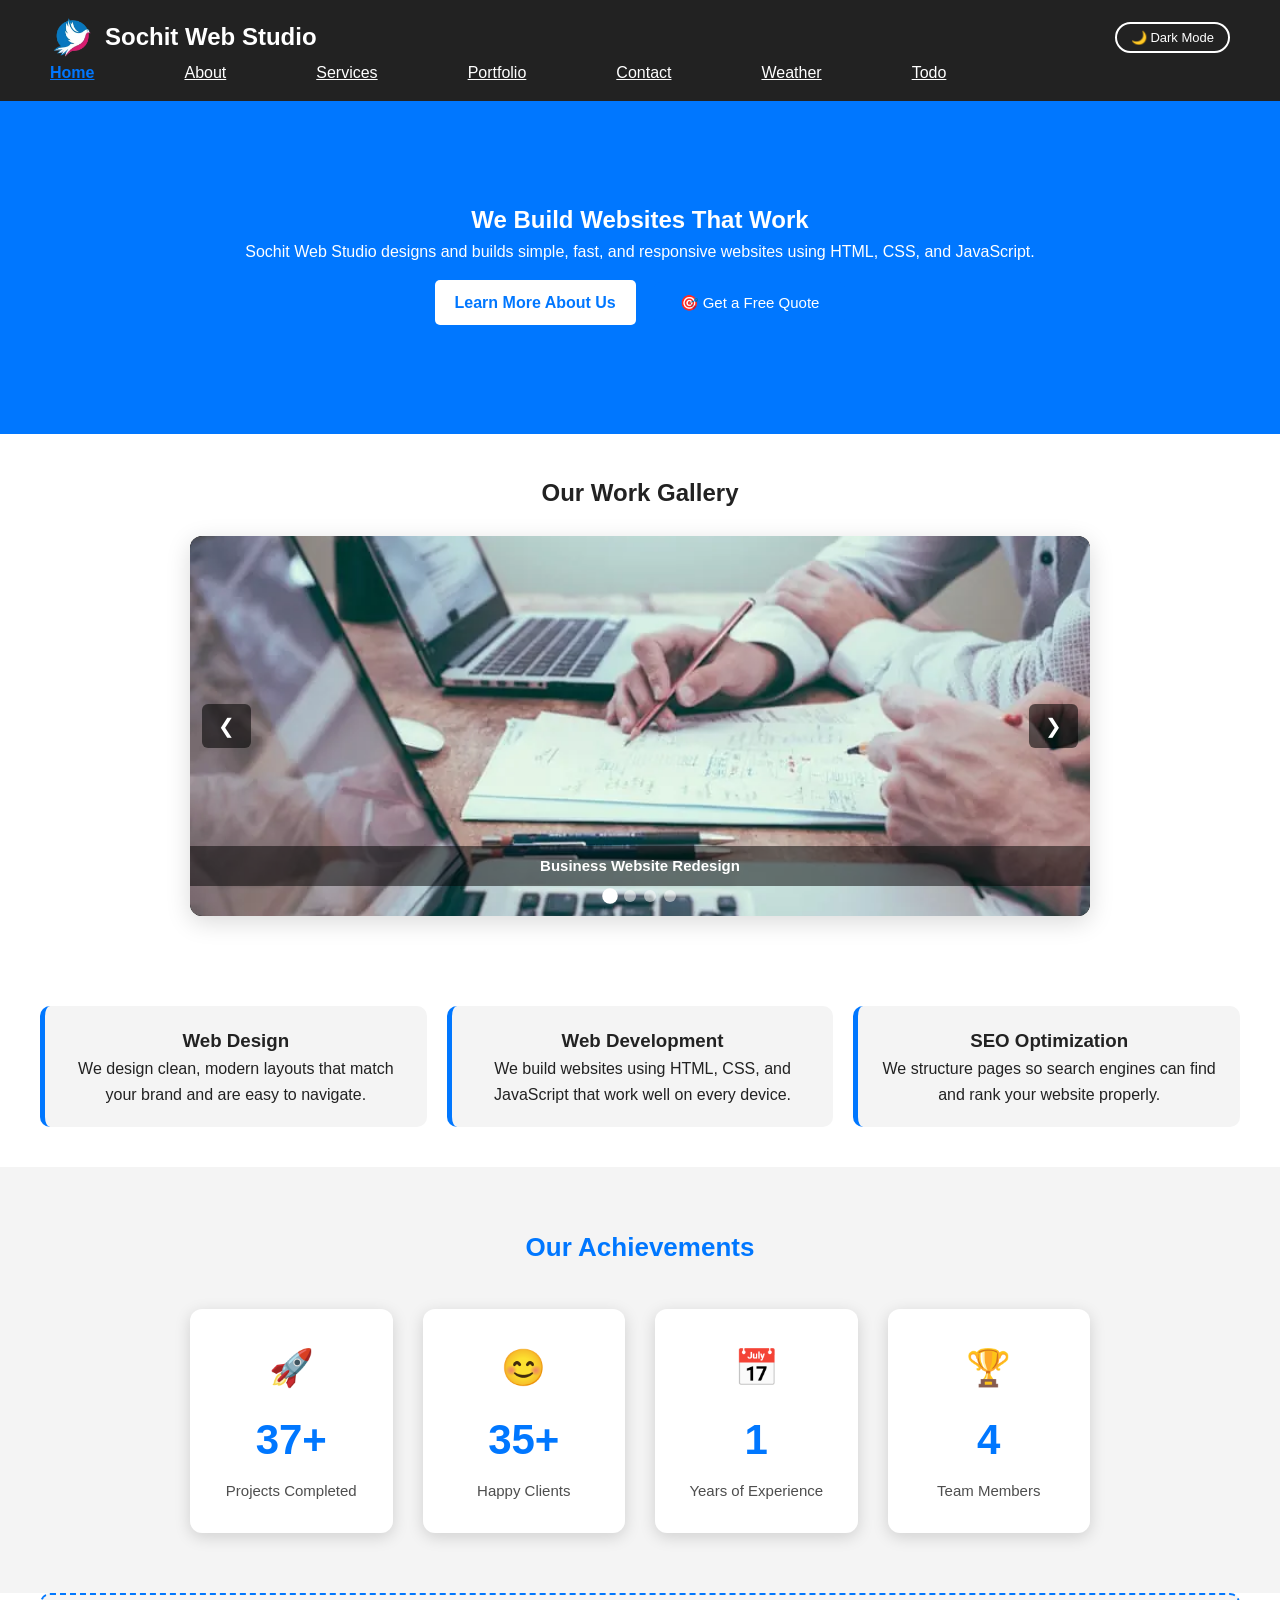
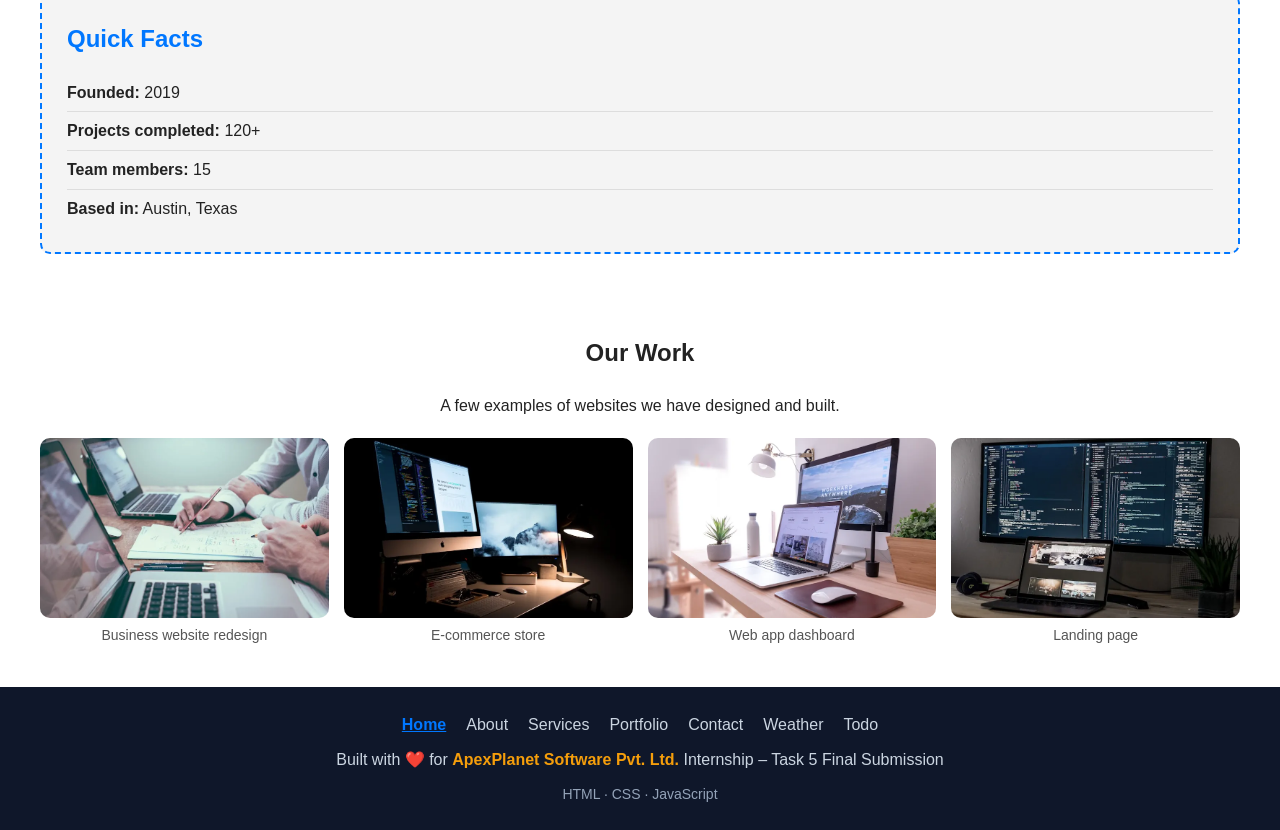
<file: index.html>
<!doctype html>
<html lang="en">
    <head>
        <meta charset="UTF-8" />
        <meta name="viewport" content="width=device-width, initial-scale=1.0" />
        <meta name="robots" content="index, follow" />

        <!-- Primary SEO -->
        <title>Sochit Web Studio</title>
        <meta name="description" content="Sochit Web Studio builds fast, responsive websites with HTML, CSS & JavaScript. Browse our portfolio and get a free quote today." />
        <meta name="keywords" content="web design, web development, responsive websites, Sochit Web Studio, website studio, HTML CSS JavaScript websites, SEO optimization, custom websites" />
        <meta name="author" content="Sochit Web Studio" />
        <link rel="canonical" href="./" />

        <!-- Open Graph / Facebook -->
        <meta property="og:type" content="website" />
        <meta property="og:title" content="Sochit Web Studio | Custom Website Design & Development" />
        <meta property="og:description" content="Sochit Web Studio builds fast, responsive websites with HTML, CSS & JavaScript. Browse our portfolio and get a free quote today." />
        <meta property="og:image" content="images/og-image.jpg" />
        <meta property="og:url" content="./" />
        <meta property="og:site_name" content="Sochit Web Studio" />

        <!-- Twitter Card -->
        <meta name="twitter:card" content="summary_large_image" />
        <meta name="twitter:title" content="Sochit Web Studio | Custom Website Design & Development" />
        <meta name="twitter:description" content="Sochit Web Studio builds fast, responsive websites with HTML, CSS & JavaScript. Browse our portfolio and get a free quote today." />
        <meta name="twitter:image" content="images/og-image.jpg" />

        <!-- Favicons -->
        <link rel="icon" type="image/x-icon" href="favicon.ico" />
        <link rel="icon" type="image/png" sizes="32x32" href="images/favicon-32x32.png" />
        <link rel="icon" type="image/png" sizes="16x16" href="images/favicon-16x16.png" />
        <link rel="apple-touch-icon" sizes="180x180" href="images/apple-touch-icon.png" />

        <link rel="stylesheet" href="css/base.css" />
        <link rel="stylesheet" href="css/navbar.css" />
        <link rel="stylesheet" href="css/footer.css" />
        <link rel="stylesheet" href="css/home.css" />
        <link rel="stylesheet" href="css/about.css" />
        <link rel="stylesheet" href="css/responsive.css" />
        <script>
            document.documentElement.setAttribute(
                "data-theme",
                localStorage.getItem("theme") || "light"
            );
        </script>
    </head>
    <body>
        <!-- ACCESSIBILITY: skip-to-content link for keyboard users -->
        <a href="#main-content" class="skip-link">Skip to main content</a>

        <header role="banner">
            <nav class="navbar" aria-label="Primary navigation">
                <div class="logo-title">
                    <a href="index.html" aria-label="Sochit Web Studio - Go to homepage">
                        <picture>
                            <source srcset="images/logo.webp" type="image/webp" />
                            <img
                                src="images/logo.png"
                                alt="Sochit Web Studio logo"
                                class="logo"
                                width="45"
                                height="45"
                                fetchpriority="high"
                            />
                        </picture>
                    </a>
                    <h2 class="title">Sochit Web Studio</h2>
                </div>
                <div class="navbar-controls">
                    <button
                        id="theme-toggle"
                        aria-label="Switch to dark mode"
                        aria-pressed="false"
                    >
                        🌙 Dark Mode
                    </button>
                    <button
                        id="hamburger"
                        aria-label="Open navigation menu"
                        aria-expanded="false"
                        aria-controls="nav-links"
                    >
                        <span class="bar" aria-hidden="true"></span>
                        <span class="bar" aria-hidden="true"></span>
                        <span class="bar" aria-hidden="true"></span>
                    </button>
                </div>
                <ul class="nav-links" id="nav-links" role="list">
                    <li><a href="index.html" class="active" aria-current="page">Home</a></li>
                    <li><a href="about.html">About</a></li>
                    <li><a href="services.html">Services</a></li>
                    <li><a href="portfolio.html">Portfolio</a></li>
                    <li><a href="contact.html">Contact</a></li>
                    <li><a href="weather.html">Weather</a></li>
                    <li><a href="todo.html">Todo</a></li>
                </ul>
            </nav>
        </header>

        <main id="main-content">
            <!-- Hero -->
            <section class="hero" aria-labelledby="hero-heading">
                <h1 id="hero-heading">We Build Websites That Work</h1>
                <p>
                    Sochit Web Studio designs and builds simple, fast, and
                    responsive websites using HTML, CSS, and JavaScript.
                </p>
                <a href="about.html" class="btn">Learn More About Us</a>
                &nbsp;&nbsp;
                <button
                    class="btn-modal"
                    data-modal-open
                    aria-haspopup="dialog"
                    aria-controls="quote-modal"
                >
                    🎯 Get a Free Quote
                </button>
            </section>

            <!-- Image Slider / Carousel -->
            <section class="slider-section" aria-labelledby="gallery-heading">
                <h2 id="gallery-heading">Our Work Gallery</h2>
                <div
                    class="slider"
                    role="region"
                    aria-label="Portfolio image gallery - use Previous and Next buttons to navigate"
                    aria-roledescription="carousel"
                >
                    <div class="slides-track" aria-live="polite" aria-atomic="true">
                        <div class="slide" role="group" aria-roledescription="slide" aria-label="Slide 1 of 4">
                            <picture>
                                <source srcset="images/gallery1.webp" type="image/webp" />
                                <img
                                    src="images/gallery1.jpeg"
                                    alt="Business website redesign project showing a clean, modern homepage layout with navigation and hero section"
                                    width="800"
                                    height="534"
                                    fetchpriority="high"
                                />
                            </picture>
                            <p class="slide-caption">
                                Business Website Redesign
                            </p>
                        </div>
                        <div class="slide" role="group" aria-roledescription="slide" aria-label="Slide 2 of 4">
                            <picture>
                                <source srcset="images/gallery2.webp" type="image/webp" />
                                <img
                                    src="images/gallery2.jpeg"
                                    alt="E-commerce store design featuring a product listing page with shopping cart and checkout flow"
                                    width="800"
                                    height="534"
                                    loading="lazy"
                                />
                            </picture>
                            <p class="slide-caption">E-Commerce Store</p>
                        </div>
                        <div class="slide" role="group" aria-roledescription="slide" aria-label="Slide 3 of 4">
                            <picture>
                                <source srcset="images/gallery3.webp" type="image/webp" />
                                <img
                                    src="images/gallery3.jpg"
                                    alt="Web application dashboard displaying data charts, metrics and navigation panel for a software product"
                                    width="800"
                                    height="533"
                                    loading="lazy"
                                />
                            </picture>
                            <p class="slide-caption">Web App Dashboard</p>
                        </div>
                        <div class="slide" role="group" aria-roledescription="slide" aria-label="Slide 4 of 4">
                            <picture>
                                <source srcset="images/gallery4.webp" type="image/webp" />
                                <img
                                    src="images/gallery4.jpeg"
                                    alt="Marketing landing page design with bold headline, call-to-action button and feature highlights"
                                    width="800"
                                    height="533"
                                    loading="lazy"
                                />
                            </picture>
                            <p class="slide-caption">Landing Page Design</p>
                        </div>
                    </div>
                    <button class="slider-prev" aria-label="Previous slide">
                        &#10094;
                    </button>
                    <button class="slider-next" aria-label="Next slide">
                        &#10095;
                    </button>
                    <div
                        class="slider-dots"
                        role="tablist"
                        aria-label="Gallery slide navigation dots"
                    ></div>
                </div>
            </section>

            <!-- Cards -->
            <section class="cards" aria-labelledby="services-overview-heading">
                <h2 id="services-overview-heading" class="sr-only">What We Do</h2>
                <article class="card">
                    <h3>Web Design</h3>
                    <p>
                        We design clean, modern layouts that match your brand
                        and are easy to navigate.
                    </p>
                </article>
                <article class="card">
                    <h3>Web Development</h3>
                    <p>
                        We build websites using HTML, CSS, and JavaScript that
                        work well on every device.
                    </p>
                </article>
                <article class="card">
                    <h3>SEO Optimization</h3>
                    <p>
                        We structure pages so search engines can find and rank
                        your website properly.
                    </p>
                </article>
            </section>

            <!-- Animated Counters -->
            <section class="counters-section" id="counters" aria-labelledby="achievements-heading">
                <h2 id="achievements-heading">Our Achievements</h2>
                <div class="counters-grid">
                    <div class="counter-card">
                        <div class="counter-icon" aria-hidden="true">🚀</div>
                        <span
                            class="counter-number"
                            data-target="120"
                            data-suffix="+"
                            aria-label="120 plus projects completed"
                            >0+</span
                        >
                        <p class="counter-label">Projects Completed</p>
                    </div>
                    <div class="counter-card">
                        <div class="counter-icon" aria-hidden="true">😊</div>
                        <span
                            class="counter-number"
                            data-target="114"
                            data-suffix="+"
                            aria-label="114 plus happy clients"
                            >0+</span
                        >
                        <p class="counter-label">Happy Clients</p>
                    </div>
                    <div class="counter-card">
                        <div class="counter-icon" aria-hidden="true">📅</div>
                        <span
                            class="counter-number"
                            data-target="6"
                            data-suffix=""
                            aria-label="6 years of experience"
                            >0</span
                        >
                        <p class="counter-label">Years of Experience</p>
                    </div>
                    <div class="counter-card">
                        <div class="counter-icon" aria-hidden="true">🏆</div>
                        <span
                            class="counter-number"
                            data-target="15"
                            data-suffix=""
                            aria-label="15 team members"
                            >0</span
                        >
                        <p class="counter-label">Team Members</p>
                    </div>
                </div>
            </section>

            <!-- Quick Facts Aside -->
            <aside class="info-box" aria-label="Quick facts about Sochit Web Studio">
                <h2>Quick Facts</h2>
                <ul>
                    <li><strong>Founded:</strong> 2019</li>
                    <li><strong>Projects completed:</strong> 120+</li>
                    <li><strong>Team members:</strong> 15</li>
                    <li><strong>Based in:</strong> Austin, Texas</li>
                </ul>
            </aside>

            <!-- Gallery Grid -->
            <section class="gallery" aria-labelledby="our-work-heading">
                <h2 id="our-work-heading">Our Work</h2>
                <p style="text-align: center; margin-bottom: 20px">
                    A few examples of websites we have designed and built.
                </p>
                <div class="gallery-grid" role="list">
                    <figure role="listitem">
                        <picture>
                            <source srcset="images/gallery1.webp" type="image/webp" />
                            <img
                                src="images/gallery1.jpeg"
                                alt="Homepage design for a small business website featuring a responsive navigation bar and hero banner"
                                width="800"
                                height="534"
                                loading="lazy"
                            />
                        </picture>
                        <figcaption>Business website redesign</figcaption>
                    </figure>
                    <figure role="listitem">
                        <picture>
                            <source srcset="images/gallery2.webp" type="image/webp" />
                            <img
                                src="images/gallery2.jpeg"
                                alt="Product page layout for an online store with product grid, filters and add-to-cart buttons"
                                width="800"
                                height="534"
                                loading="lazy"
                            />
                        </picture>
                        <figcaption>E-commerce store</figcaption>
                    </figure>
                    <figure role="listitem">
                        <picture>
                            <source srcset="images/gallery3.webp" type="image/webp" />
                            <img
                                src="images/gallery3.jpg"
                                alt="Dashboard screen for a web application showing analytics graphs, KPI cards and sidebar navigation"
                                width="800"
                                height="533"
                                loading="lazy"
                            />
                        </picture>
                        <figcaption>Web app dashboard</figcaption>
                    </figure>
                    <figure role="listitem">
                        <picture>
                            <source srcset="images/gallery4.webp" type="image/webp" />
                            <img
                                src="images/gallery4.jpeg"
                                alt="Landing page design for a marketing campaign with headline, social proof section and prominent call-to-action"
                                width="800"
                                height="533"
                                loading="lazy"
                            />
                        </picture>
                        <figcaption>Landing page</figcaption>
                    </figure>
                </div>
            </section>
        </main>

        <!-- Modal Popup -->
        <div
            id="quote-modal"
            class="modal-overlay"
            role="dialog"
            aria-modal="true"
            aria-labelledby="modal-title"
            aria-describedby="modal-desc"
            aria-hidden="true"
        >
            <div class="modal-box">
                <button class="modal-close" aria-label="Close Get a Free Quote dialog">
                    &times;
                </button>
                <h2 id="modal-title">🎯 Get a Free Quote</h2>
                <p id="modal-desc">
                    Tell us about your project and we'll get back to you within
                    24 hours with a custom quote.
                </p>
                <div class="modal-form" role="form" aria-label="Free quote request form">
                    <label for="quote-name">Your Name <span aria-label="required">*</span></label>
                    <input
                        type="text"
                        id="quote-name"
                        name="quote-name"
                        placeholder="Your Name"
                        required
                        aria-required="true"
                        aria-describedby="quote-name-error"
                        autocomplete="name"
                    />
                    <span id="quote-name-error" class="field-error" role="alert" aria-live="polite"></span>

                    <label for="quote-email">Your Email <span aria-label="required">*</span></label>
                    <input
                        type="email"
                        id="quote-email"
                        name="quote-email"
                        placeholder="Your Email"
                        required
                        aria-required="true"
                        aria-describedby="quote-email-error"
                        autocomplete="email"
                    />
                    <span id="quote-email-error" class="field-error" role="alert" aria-live="polite"></span>

                    <label for="quote-service">Service <span aria-label="required">*</span></label>
                    <select
                        id="quote-service"
                        name="quote-service"
                        required
                        aria-required="true"
                        aria-describedby="quote-service-error"
                    >
                        <option value="" disabled selected>
                            Select a Service
                        </option>
                        <option value="Website Design">Website Design</option>
                        <option value="Web Development">Web Development</option>
                        <option value="E-Commerce">E-Commerce</option>
                        <option value="SEO Setup">SEO Setup</option>
                    </select>
                    <span id="quote-service-error" class="field-error" role="alert" aria-live="polite"></span>

                    <p id="quote-status" aria-live="polite" aria-atomic="true"></p>

                    <button type="submit" id="quote-submit" aria-describedby="modal-desc">
                        Submit Request
                    </button>
                </div>
            </div>
        </div>

        <!-- Back To Top Button -->
        <button id="back-to-top" aria-label="Back to top of page"><b aria-hidden="true">↑</b></button>

        <footer class="footer" role="contentinfo">
            <nav aria-label="Footer navigation">
                <ul class="footer-links" role="list">
                    <li><a href="index.html" aria-current="page">Home</a></li>
                    <li><a href="about.html">About</a></li>
                    <li><a href="services.html">Services</a></li>
                    <li><a href="portfolio.html">Portfolio</a></li>
                    <li><a href="contact.html">Contact</a></li>
                    <li><a href="weather.html">Weather</a></li>
                    <li><a href="todo.html">Todo</a></li>
                </ul>
            </nav>
            <p>
                Built with ❤️ for
                <span class="company-name">ApexPlanet Software Pvt. Ltd.</span>
                Internship – Task 5 Final Submission
            </p>
            <p class="tech-stack">HTML · CSS · JavaScript</p>
        </footer>

        <script src="js/storage.js"></script>
        <script src="js/darkmode.js"></script>
        <script src="js/ui.js"></script>
        <script src="js/slider.js"></script>
        <script src="js/validation.js"></script>
        <script src="js/script.js"></script>
    </body>
</html>
</file>
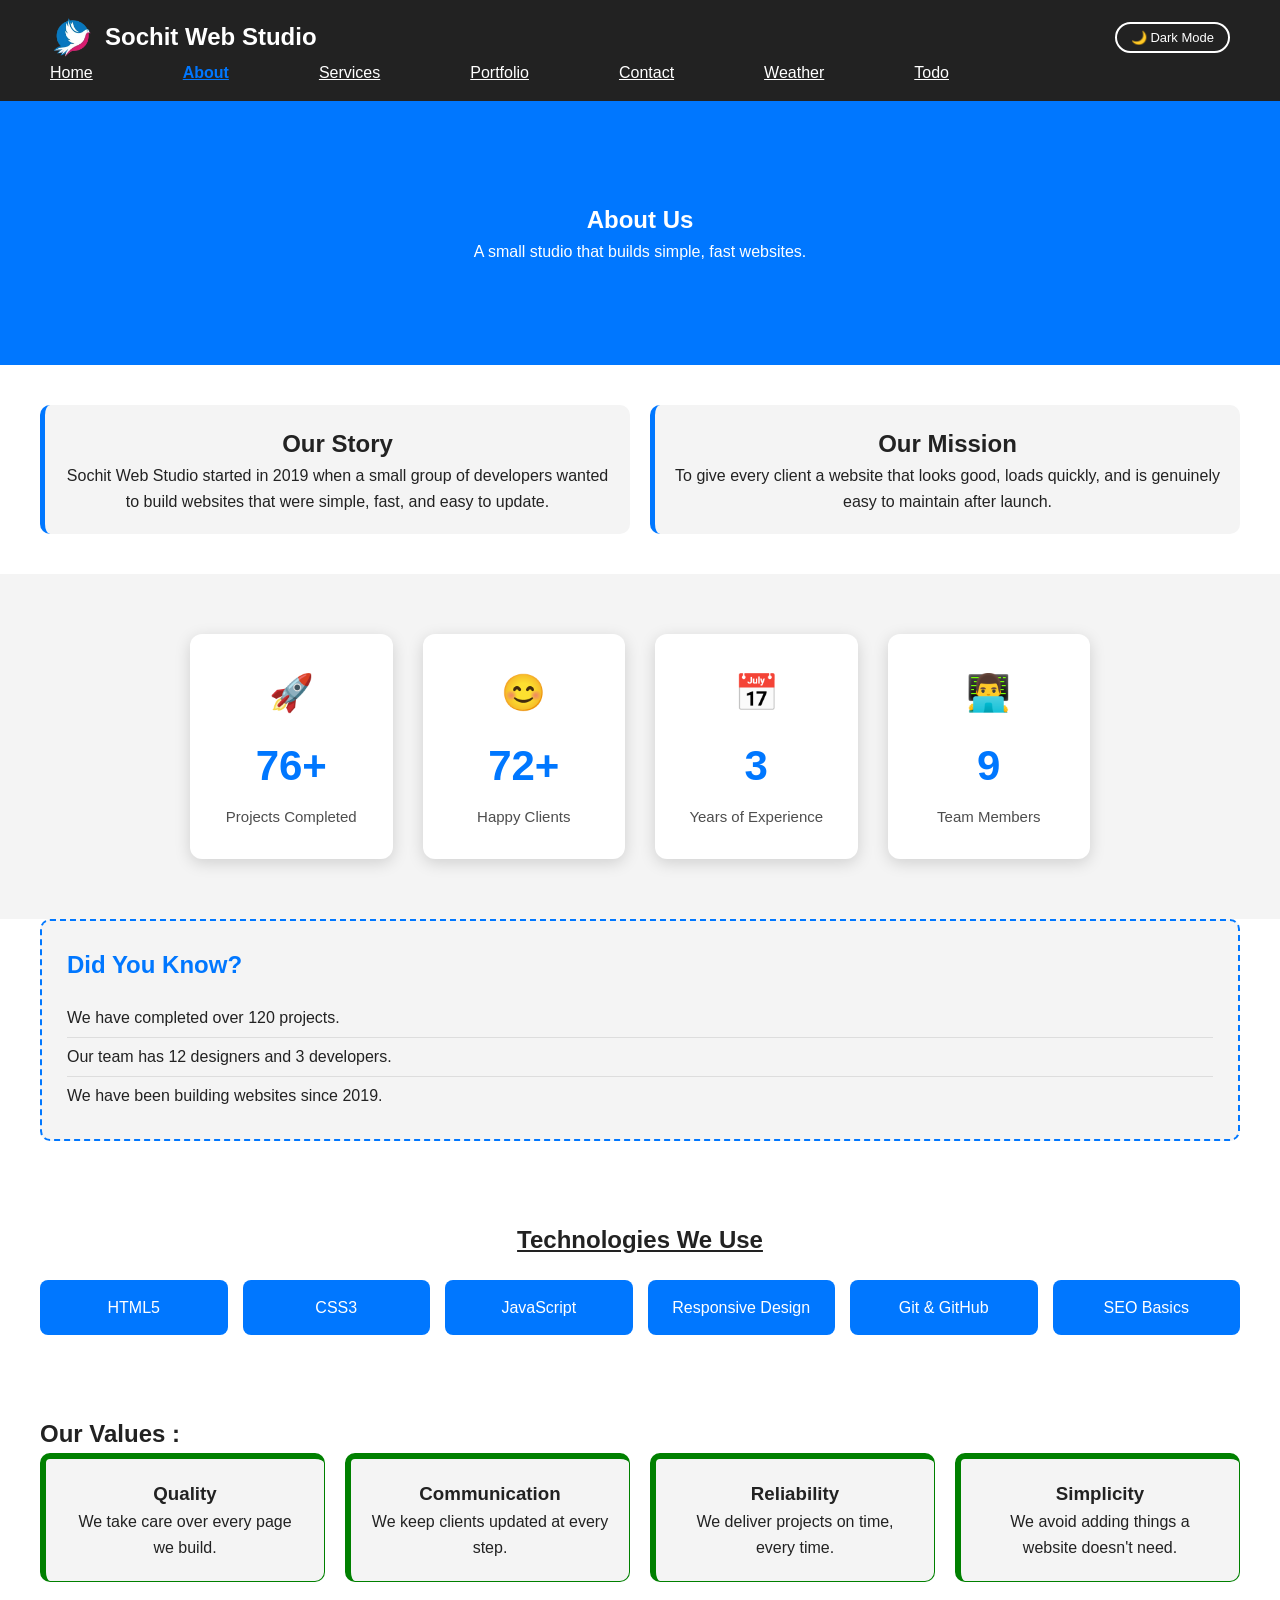
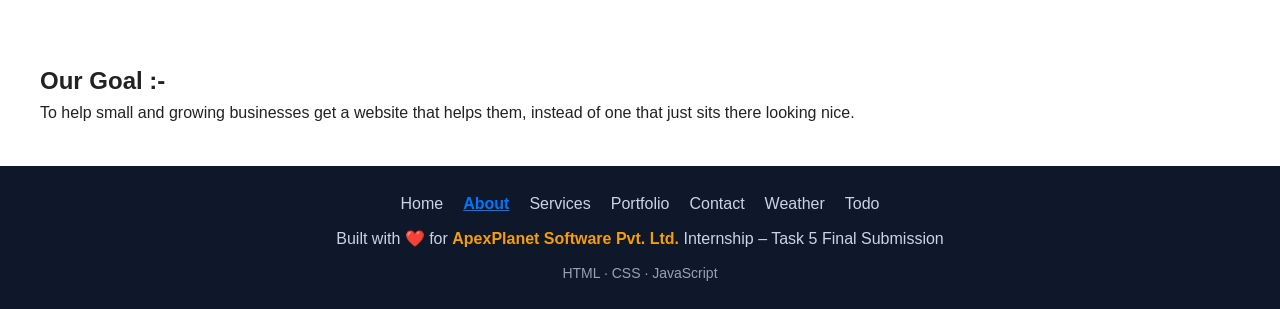
<file: about.html>
<!doctype html>
<html lang="en">
    <head>
        <meta charset="UTF-8" />
        <meta name="viewport" content="width=device-width, initial-scale=1.0" />
        <meta name="robots" content="index, follow" />

        <!-- Primary SEO -->
        <title>About Us</title>
        <meta name="description" content="Learn about Sochit Web Studio — a small, dedicated team building simple, fast, and reliable websites for businesses since 2019." />
        <meta name="keywords" content="about Sochit Web Studio, web design company, web development team, website studio Austin Texas" />
        <meta name="author" content="Sochit Web Studio" />
        <link rel="canonical" href="./about.html" />

        <!-- Open Graph / Facebook -->
        <meta property="og:type" content="website" />
        <meta property="og:title" content="About Us | Sochit Web Studio" />
        <meta property="og:description" content="Learn about Sochit Web Studio — a small, dedicated team building simple, fast, and reliable websites for businesses since 2019." />
        <meta property="og:image" content="images/og-image.jpg" />
        <meta property="og:url" content="./about.html" />
        <meta property="og:site_name" content="Sochit Web Studio" />

        <!-- Twitter Card -->
        <meta name="twitter:card" content="summary_large_image" />
        <meta name="twitter:title" content="About Us | Sochit Web Studio" />
        <meta name="twitter:description" content="Learn about Sochit Web Studio — a small, dedicated team building simple, fast, and reliable websites for businesses since 2019." />
        <meta name="twitter:image" content="images/og-image.jpg" />

        <!-- Favicons -->
        <link rel="icon" type="image/x-icon" href="favicon.ico" />
        <link rel="icon" type="image/png" sizes="32x32" href="images/favicon-32x32.png" />
        <link rel="icon" type="image/png" sizes="16x16" href="images/favicon-16x16.png" />
        <link rel="apple-touch-icon" sizes="180x180" href="images/apple-touch-icon.png" />

        <link rel="stylesheet" href="css/base.css" />
        <link rel="stylesheet" href="css/navbar.css" />
        <link rel="stylesheet" href="css/footer.css" />
        <link rel="stylesheet" href="css/home.css" />
        <link rel="stylesheet" href="css/about.css" />
        <link rel="stylesheet" href="css/responsive.css" />
        <script>
            document.documentElement.setAttribute(
                "data-theme",
                localStorage.getItem("theme") || "light"
            );
        </script>
    </head>
    <body>
        <a href="#main-content" class="skip-link">Skip to main content</a>

        <header role="banner">
            <nav class="navbar" aria-label="Primary navigation">
                <div class="logo-title">
                    <a href="index.html" aria-label="Sochit Web Studio - Go to homepage">
                        <picture>
                            <source srcset="images/logo.webp" type="image/webp" />
                            <img
                                src="images/logo.png"
                                alt="Sochit Web Studio logo"
                                class="logo"
                                width="45"
                                height="45"
                                fetchpriority="high"
                            />
                        </picture>
                    </a>
                    <h2 class="title">Sochit Web Studio</h2>
                </div>
                <div class="navbar-controls">
                    <button
                        id="theme-toggle"
                        aria-label="Switch to dark mode"
                        aria-pressed="false"
                    >
                        🌙 Dark Mode
                    </button>
                    <button
                        id="hamburger"
                        aria-label="Open navigation menu"
                        aria-expanded="false"
                        aria-controls="nav-links"
                    >
                        <span class="bar" aria-hidden="true"></span>
                        <span class="bar" aria-hidden="true"></span>
                        <span class="bar" aria-hidden="true"></span>
                    </button>
                </div>
                <ul class="nav-links" id="nav-links" role="list">
                    <li><a href="index.html">Home</a></li>
                    <li><a href="about.html" class="active" aria-current="page">About</a></li>
                    <li><a href="services.html">Services</a></li>
                    <li><a href="portfolio.html">Portfolio</a></li>
                    <li><a href="contact.html">Contact</a></li>
                    <li><a href="weather.html">Weather</a></li>
                    <li><a href="todo.html">Todo</a></li>
                </ul>
            </nav>
        </header>

        <main id="main-content">
            <section class="hero" aria-labelledby="about-hero-heading">
                <h1 id="about-hero-heading">About Us</h1>
                <p>A small studio that builds simple, fast websites.</p>
            </section>

            <section class="cards" aria-labelledby="our-story-heading">
                <h2 id="our-story-heading" class="sr-only">Our Story and Mission</h2>
                <article class="card" aria-labelledby="story-card-heading">
                    <h2 id="story-card-heading">Our Story</h2>
                    <p>
                        Sochit Web Studio started in 2019 when a small group of
                        developers wanted to build websites that were simple,
                        fast, and easy to update.
                    </p>
                </article>
                <article class="card" aria-labelledby="mission-card-heading">
                    <h2 id="mission-card-heading">Our Mission</h2>
                    <p>
                        To give every client a website that looks good, loads
                        quickly, and is genuinely easy to maintain after launch.
                    </p>
                </article>
            </section>

            <!-- Animated Counters -->
            <section class="counters-section" id="counters" aria-labelledby="stats-heading">
                <h2 id="stats-heading" class="sr-only">Our Statistics</h2>
                <div class="counters-grid">
                    <div class="counter-card">
                        <div class="counter-icon" aria-hidden="true">🚀</div>
                        <span
                            class="counter-number"
                            data-target="120"
                            data-suffix="+"
                            aria-label="120 plus projects completed"
                            >0+</span
                        >
                        <p class="counter-label">Projects Completed</p>
                    </div>
                    <div class="counter-card">
                        <div class="counter-icon" aria-hidden="true">😊</div>
                        <span
                            class="counter-number"
                            data-target="114"
                            data-suffix="+"
                            aria-label="114 plus happy clients"
                            >0+</span
                        >
                        <p class="counter-label">Happy Clients</p>
                    </div>
                    <div class="counter-card">
                        <div class="counter-icon" aria-hidden="true">📅</div>
                        <span
                            class="counter-number"
                            data-target="6"
                            data-suffix=""
                            aria-label="6 years of experience"
                            >0</span
                        >
                        <p class="counter-label">Years of Experience</p>
                    </div>
                    <div class="counter-card">
                        <div class="counter-icon" aria-hidden="true">👨‍💻</div>
                        <span
                            class="counter-number"
                            data-target="15"
                            data-suffix=""
                            aria-label="15 team members"
                            >0</span
                        >
                        <p class="counter-label">Team Members</p>
                    </div>
                </div>
            </section>

            <aside class="info-box" aria-label="Did you know facts about Sochit Web Studio">
                <h2>Did You Know?</h2>
                <ul>
                    <li>We have completed over 120 projects.</li>
                    <li>Our team has 12 designers and 3 developers.</li>
                    <li>We have been building websites since 2019.</li>
                </ul>
            </aside>

            <section class="skills" aria-labelledby="tech-heading">
                <h2 id="tech-heading"><u>Technologies We Use</u></h2>
                <ul class="skills-grid" aria-label="List of technologies we use">
                    <li class="skill">HTML5</li>
                    <li class="skill">CSS3</li>
                    <li class="skill">JavaScript</li>
                    <li class="skill">Responsive Design</li>
                    <li class="skill">Git &amp; GitHub</li>
                    <li class="skill">SEO Basics</li>
                </ul>
            </section>

            <section class="strengths" aria-labelledby="values-heading">
                <h2 id="values-heading">Our Values :</h2>
                <div class="strength-grid">
                    <article class="strength-card" aria-labelledby="val-quality">
                        <h3 id="val-quality">Quality</h3>
                        <p>We take care over every page we build.</p>
                    </article>
                    <article class="strength-card" aria-labelledby="val-comms">
                        <h3 id="val-comms">Communication</h3>
                        <p>We keep clients updated at every step.</p>
                    </article>
                    <article class="strength-card" aria-labelledby="val-rely">
                        <h3 id="val-rely">Reliability</h3>
                        <p>We deliver projects on time, every time.</p>
                    </article>
                    <article class="strength-card" aria-labelledby="val-simple">
                        <h3 id="val-simple">Simplicity</h3>
                        <p>We avoid adding things a website doesn't need.</p>
                    </article>
                </div>
            </section>

            <section class="page-content" aria-labelledby="goal-heading">
                <h2 id="goal-heading">Our Goal :-</h2>
                <p>
                    To help small and growing businesses get a website that
                    helps them, instead of one that just sits there looking
                    nice.
                </p>
            </section>
        </main>

        <!-- Back To Top Button -->
        <button id="back-to-top" aria-label="Back to top of page"><b aria-hidden="true">↑</b></button>

        <footer class="footer" role="contentinfo">
            <nav aria-label="Footer navigation">
                <ul class="footer-links" role="list">
                    <li><a href="index.html">Home</a></li>
                    <li><a href="about.html" aria-current="page">About</a></li>
                    <li><a href="services.html">Services</a></li>
                    <li><a href="portfolio.html">Portfolio</a></li>
                    <li><a href="contact.html">Contact</a></li>
                    <li><a href="weather.html">Weather</a></li>
                    <li><a href="todo.html">Todo</a></li>
                </ul>
            </nav>
            <p>
                Built with ❤️ for
                <span class="company-name">ApexPlanet Software Pvt. Ltd.</span>
                Internship – Task 5 Final Submission
            </p>
            <p class="tech-stack">HTML · CSS · JavaScript</p>
        </footer>

        <script src="js/storage.js"></script>
        <script src="js/darkmode.js"></script>
        <script src="js/ui.js"></script>
        <script src="js/slider.js"></script>
        <script src="js/validation.js"></script>
        <script src="js/script.js"></script>
    </body>
</html>
</file>
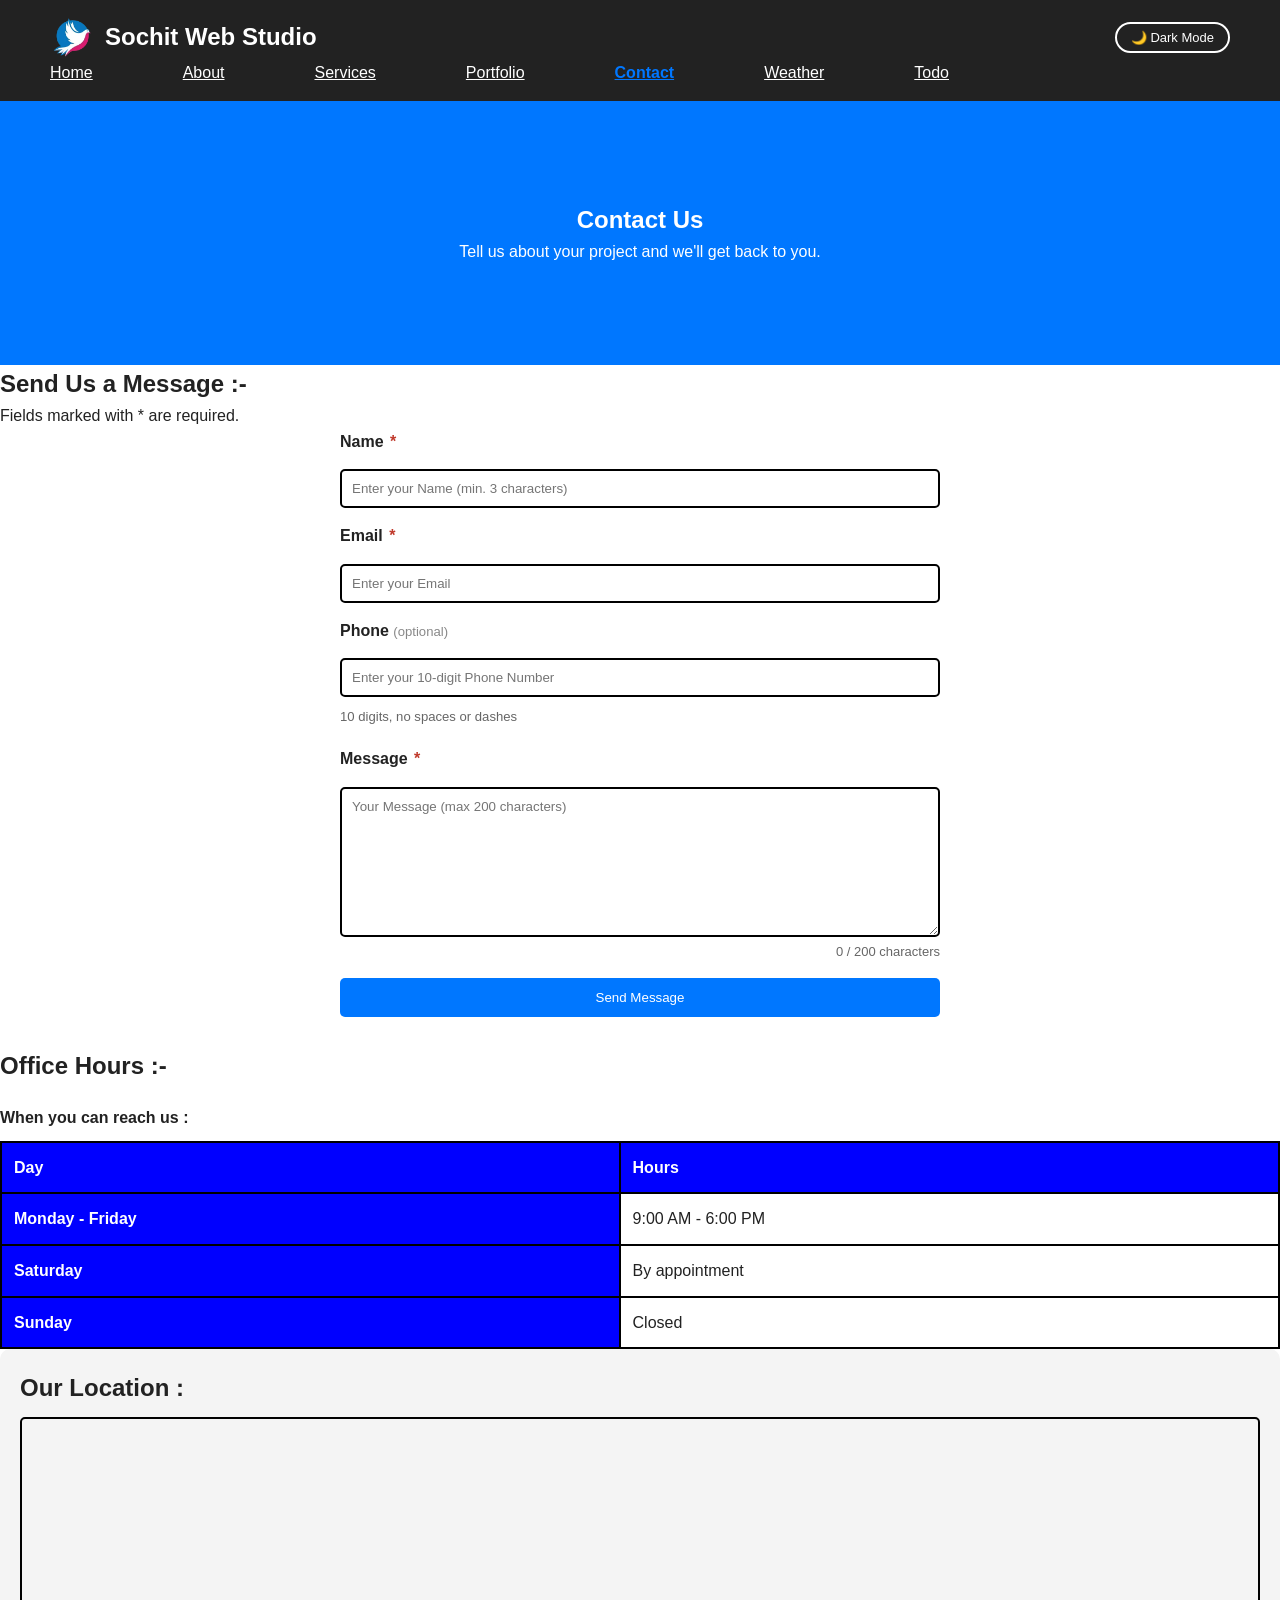
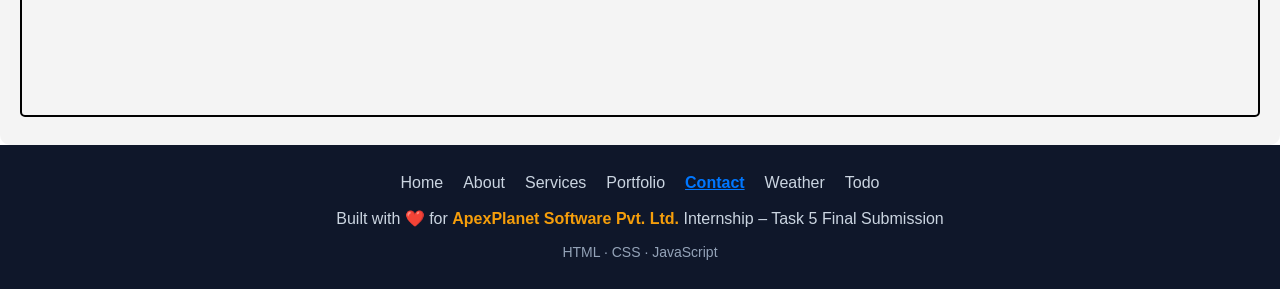
<file: contact.html>
<!doctype html>
<html lang="en">
    <head>
        <meta charset="UTF-8" />
        <meta name="viewport" content="width=device-width, initial-scale=1.0" />
        <meta name="robots" content="index, follow" />

        <!-- Primary SEO -->
        <title>Contact Us</title>
        <meta name="description" content="Get in touch with Sochit Web Studio. Request a free quote, ask a question, or visit our office. We respond within 24 hours." />
        <meta name="keywords" content="contact Sochit Web Studio, get a quote, website design inquiry, web development contact" />
        <meta name="author" content="Sochit Web Studio" />
        <link rel="canonical" href="./contact.html" />

        <!-- Open Graph / Facebook -->
        <meta property="og:type" content="website" />
        <meta property="og:title" content="Contact Us | Sochit Web Studio" />
        <meta property="og:description" content="Get in touch with Sochit Web Studio. Request a free quote, ask a question, or visit our office. We respond within 24 hours." />
        <meta property="og:image" content="images/og-image.jpg" />
        <meta property="og:url" content="./contact.html" />
        <meta property="og:site_name" content="Sochit Web Studio" />

        <!-- Twitter Card -->
        <meta name="twitter:card" content="summary_large_image" />
        <meta name="twitter:title" content="Contact Us | Sochit Web Studio" />
        <meta name="twitter:description" content="Get in touch with Sochit Web Studio. Request a free quote, ask a question, or visit our office. We respond within 24 hours." />
        <meta name="twitter:image" content="images/og-image.jpg" />

        <!-- Favicons -->
        <link rel="icon" type="image/x-icon" href="favicon.ico" />
        <link rel="icon" type="image/png" sizes="32x32" href="images/favicon-32x32.png" />
        <link rel="icon" type="image/png" sizes="16x16" href="images/favicon-16x16.png" />
        <link rel="apple-touch-icon" sizes="180x180" href="images/apple-touch-icon.png" />

        <link rel="stylesheet" href="css/base.css" />
        <link rel="stylesheet" href="css/navbar.css" />
        <link rel="stylesheet" href="css/footer.css" />
        <link rel="stylesheet" href="css/home.css" />
        <link rel="stylesheet" href="css/contact.css" />
        <link rel="stylesheet" href="css/responsive.css" />
        <script>
            document.documentElement.setAttribute(
                "data-theme",
                localStorage.getItem("theme") || "light"
            );
        </script>
    </head>
    <body>
        <a href="#main-content" class="skip-link">Skip to main content</a>

        <header role="banner">
            <nav class="navbar" aria-label="Primary navigation">
                <div class="logo-title">
                    <a href="index.html" aria-label="Sochit Web Studio - Go to homepage">
                        <picture>
                            <source srcset="images/logo.webp" type="image/webp" />
                            <img
                                src="images/logo.png"
                                alt="Sochit Web Studio logo"
                                class="logo"
                                width="45"
                                height="45"
                                fetchpriority="high"
                            />
                        </picture>
                    </a>
                    <h2 class="title">Sochit Web Studio</h2>
                </div>
                <div class="navbar-controls">
                    <button
                        id="theme-toggle"
                        aria-label="Switch to dark mode"
                        aria-pressed="false"
                    >
                        🌙 Dark Mode
                    </button>
                    <button
                        id="hamburger"
                        aria-label="Open navigation menu"
                        aria-expanded="false"
                        aria-controls="nav-links"
                    >
                        <span class="bar" aria-hidden="true"></span>
                        <span class="bar" aria-hidden="true"></span>
                        <span class="bar" aria-hidden="true"></span>
                    </button>
                </div>
                <ul class="nav-links" id="nav-links" role="list">
                    <li><a href="index.html">Home</a></li>
                    <li><a href="about.html">About</a></li>
                    <li><a href="services.html">Services</a></li>
                    <li><a href="portfolio.html">Portfolio</a></li>
                    <li><a href="contact.html" class="active" aria-current="page">Contact</a></li>
                    <li><a href="weather.html">Weather</a></li>
                    <li><a href="todo.html">Todo</a></li>
                </ul>
            </nav>
        </header>

        <main id="main-content">
            <section class="hero" aria-labelledby="contact-hero-heading">
                <h1 id="contact-hero-heading">Contact Us</h1>
                <p>Tell us about your project and we'll get back to you.</p>
            </section>

            <section class="page-content" aria-labelledby="contact-form-heading">
                <h2 id="contact-form-heading">Send Us a Message :-</h2>
                <p id="form-instructions">
                    Fields marked with <span aria-label="required">*</span> are required.
                </p>
                <form
                    class="contact-form"
                    id="contact-form"
                    novalidate
                    aria-labelledby="contact-form-heading"
                    aria-describedby="form-instructions"
                >
                    <label for="name">
                        Name <span aria-label="required">*</span>
                    </label>
                    <input
                        type="text"
                        id="name"
                        name="name"
                        placeholder="Enter your Name (min. 3 characters)"
                        required
                        aria-required="true"
                        aria-describedby="name-error"
                        autocomplete="name"
                        minlength="3"
                    />
                    <span
                        id="name-error"
                        class="field-error"
                        role="alert"
                        aria-live="polite"
                    ></span>

                    <label for="email">
                        Email <span aria-label="required">*</span>
                    </label>
                    <input
                        type="email"
                        id="email"
                        name="email"
                        placeholder="Enter your Email"
                        required
                        aria-required="true"
                        aria-describedby="email-error"
                        autocomplete="email"
                    />
                    <span
                        id="email-error"
                        class="field-error"
                        role="alert"
                        aria-live="polite"
                    ></span>

                    <label for="phone">Phone <span class="optional-label">(optional)</span></label>
                    <input
                        type="tel"
                        id="phone"
                        name="phone"
                        placeholder="Enter your 10-digit Phone Number"
                        autocomplete="tel"
                        maxlength="10"
                        aria-describedby="phone-error phone-hint"
                    />
                    <span id="phone-hint" class="field-hint">10 digits, no spaces or dashes</span>
                    <span
                        id="phone-error"
                        class="field-error"
                        role="alert"
                        aria-live="polite"
                    ></span>

                    <label for="message">
                        Message <span aria-label="required">*</span>
                    </label>
                    <textarea
                        id="message"
                        name="message"
                        placeholder="Your Message (max 200 characters)"
                        required
                        aria-required="true"
                        maxlength="200"
                        aria-describedby="message-error char-counter"
                    ></textarea>
                    <span id="char-counter" aria-live="polite" aria-atomic="true">0 / 200 characters</span>
                    <span
                        id="message-error"
                        class="field-error"
                        role="alert"
                        aria-live="polite"
                    ></span>

                    <button type="submit" aria-describedby="form-instructions">Send Message</button>
                </form>

                <p
                    id="form-status"
                    aria-live="polite"
                    aria-atomic="true"
                    style="
                        text-align: center;
                        font-weight: bold;
                        margin-top: 10px;
                    "
                ></p>

                <h2>Office Hours :-</h2>
                <table aria-label="Office hours">
                    <caption>
                        When you can reach us :
                    </caption>
                    <thead>
                        <tr>
                            <th scope="col">Day</th>
                            <th scope="col">Hours</th>
                        </tr>
                    </thead>
                    <tbody>
                        <tr>
                            <th scope="row">Monday - Friday</th>
                            <td>9:00 AM - 6:00 PM</td>
                        </tr>
                        <tr>
                            <th scope="row">Saturday</th>
                            <td>By appointment</td>
                        </tr>
                        <tr>
                            <th scope="row">Sunday</th>
                            <td>Closed</td>
                        </tr>
                    </tbody>
                </table>
            </section>

            <aside class="location-box" aria-label="Our office location">
                <h2>Our Location :</h2>
                <p></p>
                <iframe
                    src="https://www.google.com/maps/embed?pb=!1m18!1m12!1m3!1d7026.47264655922!2d76.43246410252465!3d28.291164503411572!2m3!1f0!2f0!3f0!3m2!1i1024!2i768!4f13.1!3m3!1m2!1s0x3912a0be8d1713b1%3A0xa3540c7e63eacaa1!2sMasit%2C%20Haryana%20123411!5e0!3m2!1sen!2sin!4v1781422133853!5m2!1sen!2sin"
                    loading="lazy"
                    title="Google Map showing Sochit Web Studio office location in Masit, Haryana"
                    aria-label="Interactive Google Map - Sochit Web Studio office location"
                ></iframe>
            </aside>
        </main>

        <!-- Back To Top Button -->
        <button id="back-to-top" aria-label="Back to top of page"><b aria-hidden="true">↑</b></button>

        <footer class="footer" role="contentinfo">
            <nav aria-label="Footer navigation">
                <ul class="footer-links" role="list">
                    <li><a href="index.html">Home</a></li>
                    <li><a href="about.html">About</a></li>
                    <li><a href="services.html">Services</a></li>
                    <li><a href="portfolio.html">Portfolio</a></li>
                    <li><a href="contact.html" aria-current="page">Contact</a></li>
                    <li><a href="weather.html">Weather</a></li>
                    <li><a href="todo.html">Todo</a></li>
                </ul>
            </nav>
            <p>
                Built with ❤️ for
                <span class="company-name">ApexPlanet Software Pvt. Ltd.</span>
                Internship – Task 5 Final Submission
            </p>
            <p class="tech-stack">HTML · CSS · JavaScript</p>
        </footer>

        <script src="js/storage.js"></script>
        <script src="js/darkmode.js"></script>
        <script src="js/ui.js"></script>
        <script src="js/slider.js"></script>
        <script src="js/validation.js"></script>
        <script src="js/script.js"></script>
    </body>
</html>
</file>
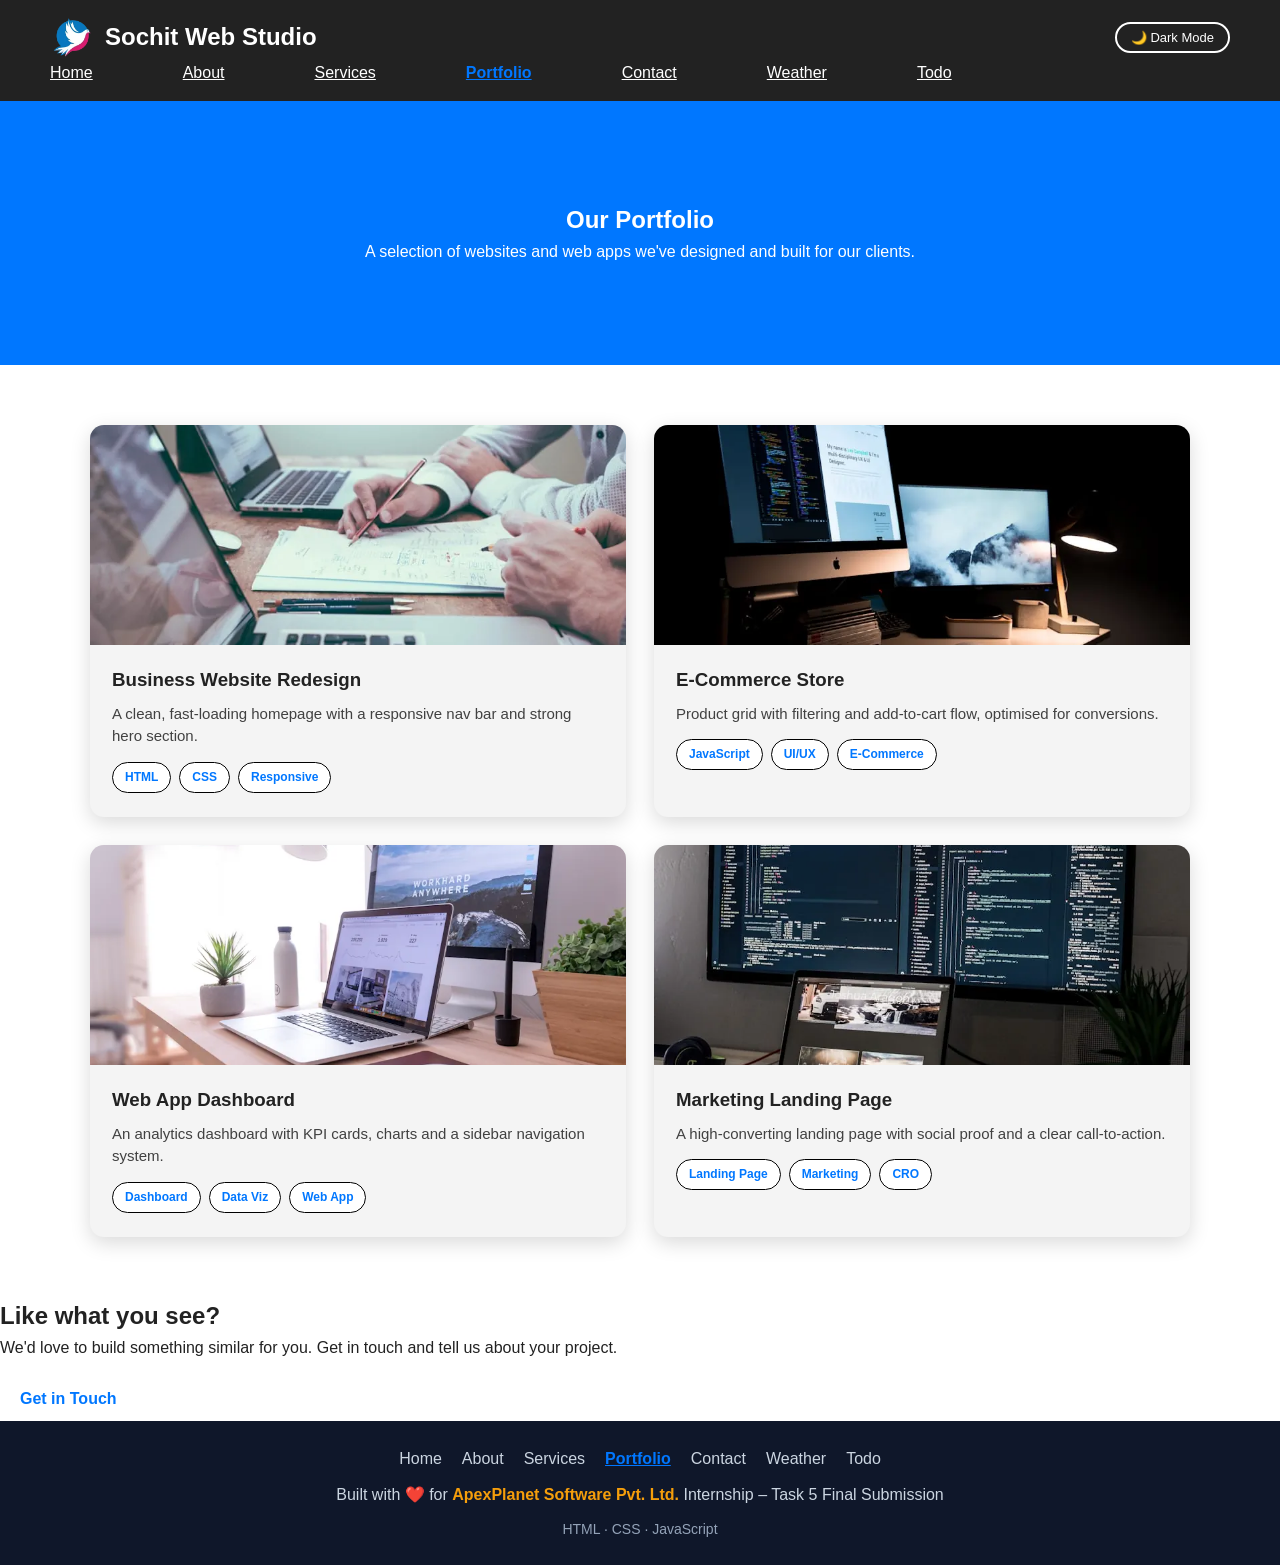
<file: portfolio.html>
<!doctype html>
<html lang="en">
    <head>
        <meta charset="UTF-8" />
        <meta name="viewport" content="width=device-width, initial-scale=1.0" />
        <meta name="robots" content="index, follow" />

        <!-- Primary SEO -->
        <title>Portfolio</title>
        <meta name="description" content="Browse Sochit Web Studio's portfolio of responsive websites, e-commerce stores, dashboards and landing pages built with HTML, CSS & JavaScript." />
        <meta name="keywords" content="Sochit Web Studio portfolio, web design portfolio, website examples, web development projects" />
        <meta name="author" content="Sochit Web Studio" />
        <link rel="canonical" href="./portfolio.html" />

        <!-- Open Graph / Facebook -->
        <meta property="og:type" content="website" />
        <meta property="og:title" content="Portfolio | Sochit Web Studio" />
        <meta property="og:description" content="Browse Sochit Web Studio's portfolio of responsive websites, e-commerce stores, dashboards and landing pages built with HTML, CSS & JavaScript." />
        <meta property="og:image" content="images/og-image.jpg" />
        <meta property="og:url" content="./portfolio.html" />
        <meta property="og:site_name" content="Sochit Web Studio" />

        <!-- Twitter Card -->
        <meta name="twitter:card" content="summary_large_image" />
        <meta name="twitter:title" content="Portfolio | Sochit Web Studio" />
        <meta name="twitter:description" content="Browse Sochit Web Studio's portfolio of responsive websites, e-commerce stores, dashboards and landing pages built with HTML, CSS & JavaScript." />
        <meta name="twitter:image" content="images/og-image.jpg" />

        <!-- Favicons -->
        <link rel="icon" type="image/x-icon" href="favicon.ico" />
        <link rel="icon" type="image/png" sizes="32x32" href="images/favicon-32x32.png" />
        <link rel="icon" type="image/png" sizes="16x16" href="images/favicon-16x16.png" />
        <link rel="apple-touch-icon" sizes="180x180" href="images/apple-touch-icon.png" />

        <link rel="stylesheet" href="css/base.css" />
        <link rel="stylesheet" href="css/navbar.css" />
        <link rel="stylesheet" href="css/footer.css" />
        <link rel="stylesheet" href="css/home.css" />
        <link rel="stylesheet" href="css/portfolio.css" />
        <link rel="stylesheet" href="css/responsive.css" />
        <script>
            document.documentElement.setAttribute(
                "data-theme",
                localStorage.getItem("theme") || "light"
            );
        </script>
    </head>
    <body>
        <a href="#main-content" class="skip-link">Skip to main content</a>

        <header role="banner">
            <nav class="navbar" aria-label="Primary navigation">
                <div class="logo-title">
                    <a href="index.html" aria-label="Sochit Web Studio - Go to homepage">
                        <picture>
                            <source srcset="images/logo.webp" type="image/webp" />
                            <img
                                src="images/logo.png"
                                alt="Sochit Web Studio logo"
                                class="logo"
                                width="45"
                                height="45"
                                fetchpriority="high"
                            />
                        </picture>
                    </a>
                    <h2 class="title">Sochit Web Studio</h2>
                </div>
                <div class="navbar-controls">
                    <button
                        id="theme-toggle"
                        aria-label="Switch to dark mode"
                        aria-pressed="false"
                    >
                        🌙 Dark Mode
                    </button>
                    <button
                        id="hamburger"
                        aria-label="Open navigation menu"
                        aria-expanded="false"
                        aria-controls="nav-links"
                    >
                        <span class="bar" aria-hidden="true"></span>
                        <span class="bar" aria-hidden="true"></span>
                        <span class="bar" aria-hidden="true"></span>
                    </button>
                </div>
                <ul class="nav-links" id="nav-links" role="list">
                    <li><a href="index.html">Home</a></li>
                    <li><a href="about.html">About</a></li>
                    <li><a href="services.html">Services</a></li>
                    <li><a href="portfolio.html" class="active" aria-current="page">Portfolio</a></li>
                    <li><a href="contact.html">Contact</a></li>
                    <li><a href="weather.html">Weather</a></li>
                    <li><a href="todo.html">Todo</a></li>
                </ul>
            </nav>
        </header>

        <main id="main-content">
            <section class="hero" aria-labelledby="portfolio-hero-heading">
                <h1 id="portfolio-hero-heading">Our Portfolio</h1>
                <p>A selection of websites and web apps we've designed and built for our clients.</p>
            </section>

            <!-- Portfolio Project Grid -->
            <section class="portfolio-section" aria-labelledby="portfolio-grid-heading">
                <h2 id="portfolio-grid-heading" class="sr-only">Featured Projects</h2>
                <div class="portfolio-grid" role="list">
                    <article class="portfolio-card" role="listitem">
                        <picture>
                            <source srcset="images/gallery1.webp" type="image/webp" />
                            <img
                                src="images/gallery1.jpeg"
                                alt="Homepage design for a small business website featuring a responsive navigation bar and hero banner"
                                width="800"
                                height="534"
                                loading="lazy"
                            />
                        </picture>
                        <div class="portfolio-card-body">
                            <h3>Business Website Redesign</h3>
                            <p>A clean, fast-loading homepage with a responsive nav bar and strong hero section.</p>
                            <ul class="portfolio-tags" aria-label="Project tags">
                                <li>HTML</li>
                                <li>CSS</li>
                                <li>Responsive</li>
                            </ul>
                        </div>
                    </article>

                    <article class="portfolio-card" role="listitem">
                        <picture>
                            <source srcset="images/gallery2.webp" type="image/webp" />
                            <img
                                src="images/gallery2.jpeg"
                                alt="Product page layout for an online store with product grid, filters and add-to-cart buttons"
                                width="800"
                                height="534"
                                loading="lazy"
                            />
                        </picture>
                        <div class="portfolio-card-body">
                            <h3>E-Commerce Store</h3>
                            <p>Product grid with filtering and add-to-cart flow, optimised for conversions.</p>
                            <ul class="portfolio-tags" aria-label="Project tags">
                                <li>JavaScript</li>
                                <li>UI/UX</li>
                                <li>E-Commerce</li>
                            </ul>
                        </div>
                    </article>

                    <article class="portfolio-card" role="listitem">
                        <picture>
                            <source srcset="images/gallery3.webp" type="image/webp" />
                            <img
                                src="images/gallery3.jpg"
                                alt="Dashboard screen for a web application showing analytics graphs, KPI cards and sidebar navigation"
                                width="800"
                                height="533"
                                loading="lazy"
                            />
                        </picture>
                        <div class="portfolio-card-body">
                            <h3>Web App Dashboard</h3>
                            <p>An analytics dashboard with KPI cards, charts and a sidebar navigation system.</p>
                            <ul class="portfolio-tags" aria-label="Project tags">
                                <li>Dashboard</li>
                                <li>Data Viz</li>
                                <li>Web App</li>
                            </ul>
                        </div>
                    </article>

                    <article class="portfolio-card" role="listitem">
                        <picture>
                            <source srcset="images/gallery4.webp" type="image/webp" />
                            <img
                                src="images/gallery4.jpeg"
                                alt="Landing page design for a marketing campaign with headline, social proof section and prominent call-to-action"
                                width="800"
                                height="533"
                                loading="lazy"
                            />
                        </picture>
                        <div class="portfolio-card-body">
                            <h3>Marketing Landing Page</h3>
                            <p>A high-converting landing page with social proof and a clear call-to-action.</p>
                            <ul class="portfolio-tags" aria-label="Project tags">
                                <li>Landing Page</li>
                                <li>Marketing</li>
                                <li>CRO</li>
                            </ul>
                        </div>
                    </article>
                </div>
            </section>

            <section class="page-content" aria-labelledby="portfolio-cta-heading">
                <h2 id="portfolio-cta-heading">Like what you see?</h2>
                <p>
                    We'd love to build something similar for you. Get in touch and
                    tell us about your project.
                </p>
                <a href="contact.html" class="btn">Get in Touch</a>
            </section>
        </main>

        <!-- Back To Top Button -->
        <button id="back-to-top" aria-label="Back to top of page"><b aria-hidden="true">↑</b></button>

        <footer class="footer" role="contentinfo">
            <nav aria-label="Footer navigation">
                <ul class="footer-links" role="list">
                    <li><a href="index.html">Home</a></li>
                    <li><a href="about.html">About</a></li>
                    <li><a href="services.html">Services</a></li>
                    <li><a href="portfolio.html" aria-current="page">Portfolio</a></li>
                    <li><a href="contact.html">Contact</a></li>
                    <li><a href="weather.html">Weather</a></li>
                    <li><a href="todo.html">Todo</a></li>
                </ul>
            </nav>
            <p>
                Built with ❤️ for
                <span class="company-name">ApexPlanet Software Pvt. Ltd.</span>
                Internship – Task 5 Final Submission
            </p>
            <p class="tech-stack">HTML · CSS · JavaScript</p>
        </footer>

        <script src="js/storage.js"></script>
        <script src="js/darkmode.js"></script>
        <script src="js/ui.js"></script>
        <script src="js/slider.js"></script>
        <script src="js/validation.js"></script>
        <script src="js/script.js"></script>
    </body>
</html>
</file>
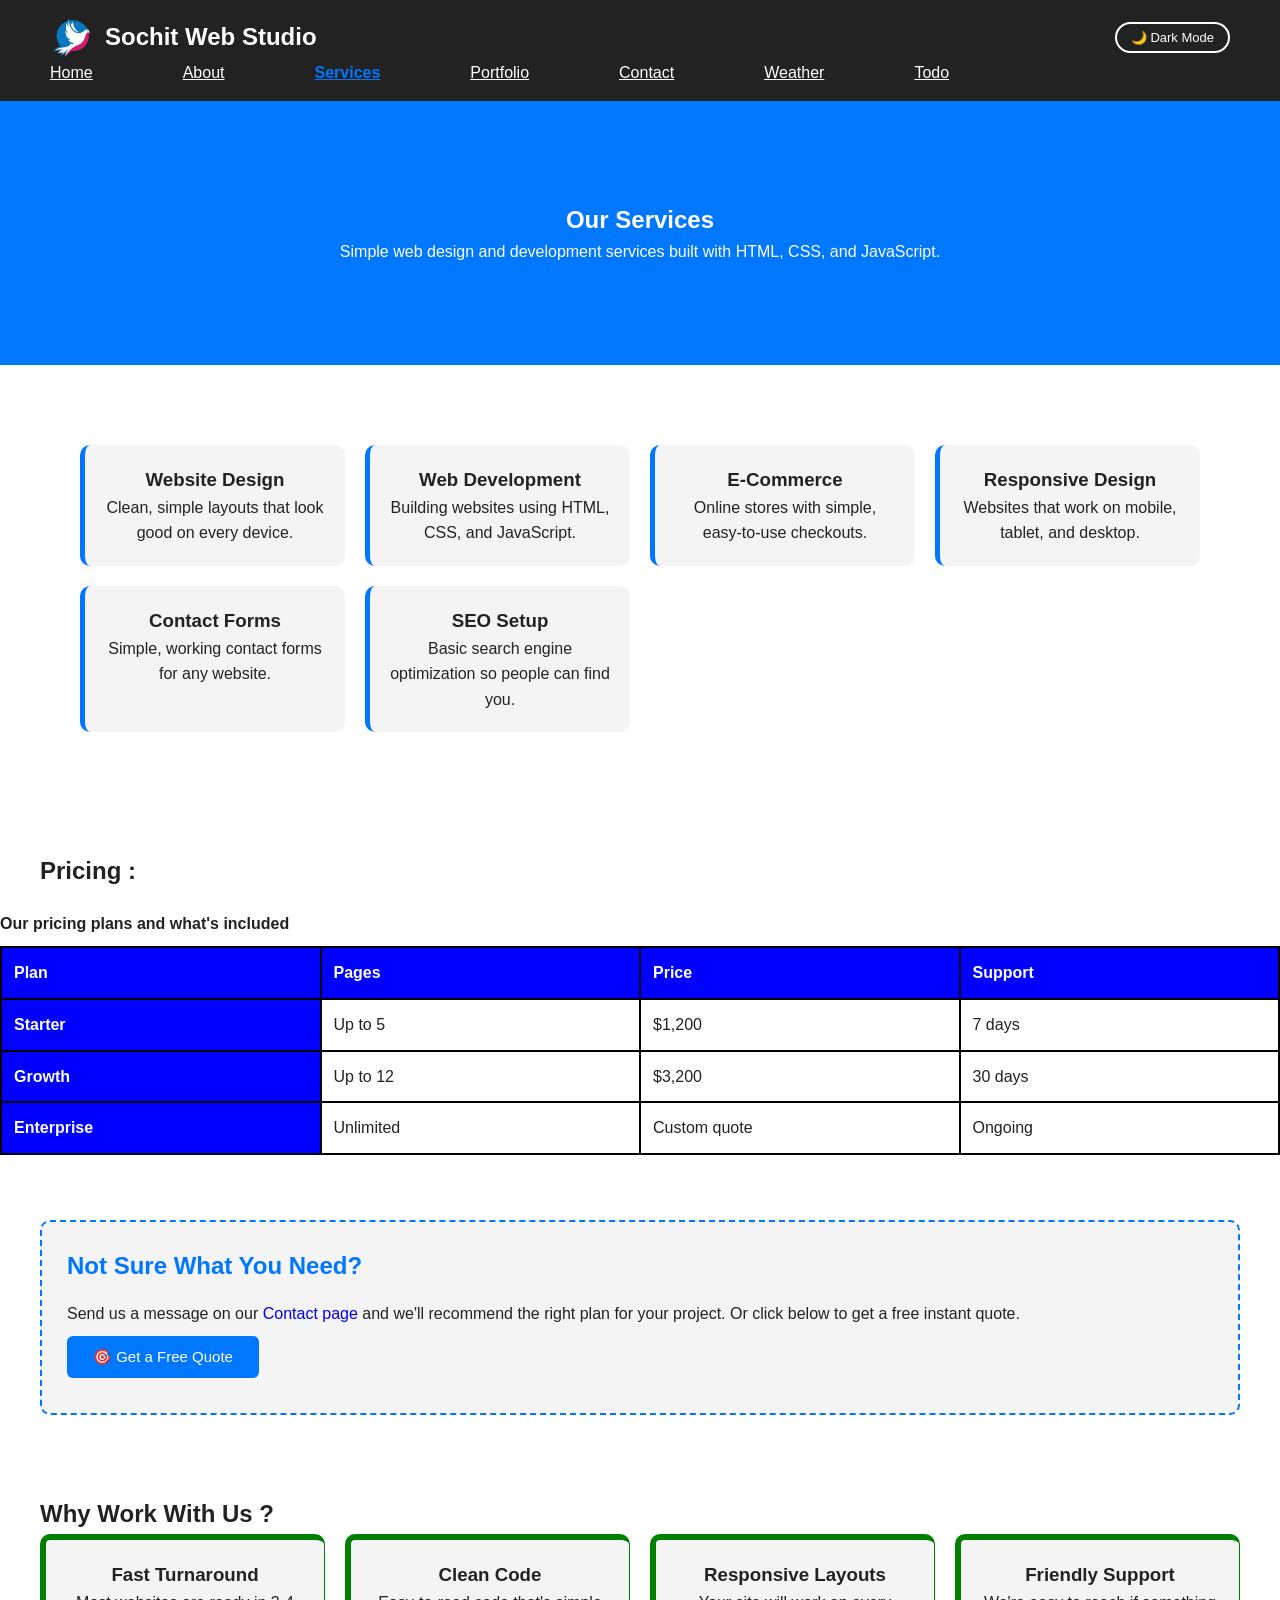
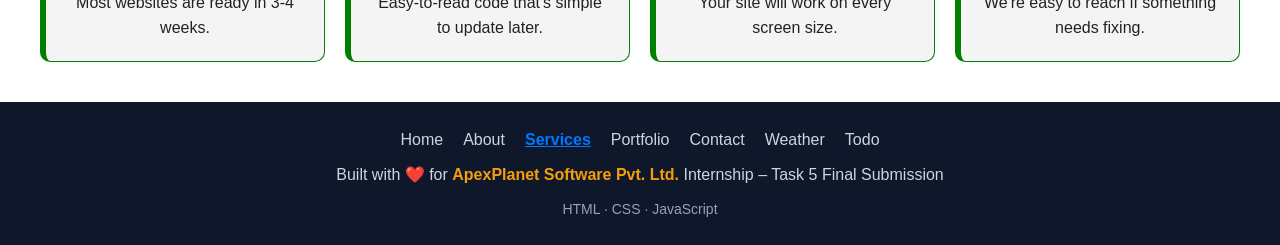
<file: services.html>
<!doctype html>
<html lang="en">
    <head>
        <meta charset="UTF-8" />
        <meta name="viewport" content="width=device-width, initial-scale=1.0" />
        <meta name="robots" content="index, follow" />

        <!-- Primary SEO -->
        <title>Our Services</title>
        <meta name="description" content="Explore our web design, development, and SEO services. Sochit Web Studio builds modern, responsive websites tailored to your business needs." />
        <meta name="keywords" content="web design services, web development services, SEO services, responsive website design, custom websites" />
        <meta name="author" content="Sochit Web Studio" />
        <link rel="canonical" href="./services.html" />

        <!-- Open Graph / Facebook -->
        <meta property="og:type" content="website" />
        <meta property="og:title" content="Our Services | Sochit Web Studio" />
        <meta property="og:description" content="Explore our web design, development, and SEO services. Sochit Web Studio builds modern, responsive websites tailored to your business needs." />
        <meta property="og:image" content="images/og-image.jpg" />
        <meta property="og:url" content="./services.html" />
        <meta property="og:site_name" content="Sochit Web Studio" />

        <!-- Twitter Card -->
        <meta name="twitter:card" content="summary_large_image" />
        <meta name="twitter:title" content="Our Services | Sochit Web Studio" />
        <meta name="twitter:description" content="Explore our web design, development, and SEO services. Sochit Web Studio builds modern, responsive websites tailored to your business needs." />
        <meta name="twitter:image" content="images/og-image.jpg" />

        <!-- Favicons -->
        <link rel="icon" type="image/x-icon" href="favicon.ico" />
        <link rel="icon" type="image/png" sizes="32x32" href="images/favicon-32x32.png" />
        <link rel="icon" type="image/png" sizes="16x16" href="images/favicon-16x16.png" />
        <link rel="apple-touch-icon" sizes="180x180" href="images/apple-touch-icon.png" />

        <link rel="stylesheet" href="css/base.css" />
        <link rel="stylesheet" href="css/navbar.css" />
        <link rel="stylesheet" href="css/footer.css" />
        <link rel="stylesheet" href="css/home.css" />
        <link rel="stylesheet" href="css/about.css" />
        <link rel="stylesheet" href="css/services.css" />
        <link rel="stylesheet" href="css/responsive.css" />
        <script>
            document.documentElement.setAttribute(
                "data-theme",
                localStorage.getItem("theme") || "light"
            );
        </script>
    </head>
    <body>
        <a href="#main-content" class="skip-link">Skip to main content</a>

        <header role="banner">
            <nav class="navbar" aria-label="Primary navigation">
                <div class="logo-title">
                    <a href="index.html" aria-label="Sochit Web Studio - Go to homepage">
                        <picture>
                            <source srcset="images/logo.webp" type="image/webp" />
                            <img
                                src="images/logo.png"
                                alt="Sochit Web Studio logo"
                                class="logo"
                                width="45"
                                height="45"
                                fetchpriority="high"
                            />
                        </picture>
                    </a>
                    <h2 class="title">Sochit Web Studio</h2>
                </div>
                <div class="navbar-controls">
                    <button
                        id="theme-toggle"
                        aria-label="Switch to dark mode"
                        aria-pressed="false"
                    >
                        🌙 Dark Mode
                    </button>
                    <button
                        id="hamburger"
                        aria-label="Open navigation menu"
                        aria-expanded="false"
                        aria-controls="nav-links"
                    >
                        <span class="bar" aria-hidden="true"></span>
                        <span class="bar" aria-hidden="true"></span>
                        <span class="bar" aria-hidden="true"></span>
                    </button>
                </div>
                <ul class="nav-links" id="nav-links" role="list">
                    <li><a href="index.html">Home</a></li>
                    <li><a href="about.html">About</a></li>
                    <li><a href="services.html" class="active" aria-current="page">Services</a></li>
                    <li><a href="portfolio.html">Portfolio</a></li>
                    <li><a href="contact.html">Contact</a></li>
                    <li><a href="weather.html">Weather</a></li>
                    <li><a href="todo.html">Todo</a></li>
                </ul>
            </nav>
        </header>

        <main id="main-content">
            <section class="hero" aria-labelledby="services-hero-heading">
                <h1 id="services-hero-heading">Our Services</h1>
                <p>
                    Simple web design and development services built with HTML,
                    CSS, and JavaScript.
                </p>
            </section>

            <section class="page-content" aria-labelledby="services-list-heading">
                <h2 id="services-list-heading" class="sr-only">Services We Offer</h2>
                <div class="cards">
                    <article class="card" aria-labelledby="svc-design">
                        <h3 id="svc-design">Website Design</h3>
                        <p>
                            Clean, simple layouts that look good on every
                            device.
                        </p>
                    </article>
                    <article class="card" aria-labelledby="svc-dev">
                        <h3 id="svc-dev">Web Development</h3>
                        <p>
                            Building websites using HTML, CSS, and JavaScript.
                        </p>
                    </article>
                    <article class="card" aria-labelledby="svc-ecom">
                        <h3 id="svc-ecom">E-Commerce</h3>
                        <p>Online stores with simple, easy-to-use checkouts.</p>
                    </article>
                    <article class="card" aria-labelledby="svc-responsive">
                        <h3 id="svc-responsive">Responsive Design</h3>
                        <p>
                            Websites that work on mobile, tablet, and desktop.
                        </p>
                    </article>
                    <article class="card" aria-labelledby="svc-forms">
                        <h3 id="svc-forms">Contact Forms</h3>
                        <p>Simple, working contact forms for any website.</p>
                    </article>
                    <article class="card" aria-labelledby="svc-seo">
                        <h3 id="svc-seo">SEO Setup</h3>
                        <p>
                            Basic search engine optimization so people can find
                            you.
                        </p>
                    </article>
                </div>
            </section>

            <section class="table-content" aria-labelledby="pricing-heading">
                <h2 id="pricing-heading">Pricing :</h2>
                <table aria-label="Service pricing plans">
                    <caption>Our pricing plans and what's included</caption>
                    <thead>
                        <tr>
                            <th scope="col">Plan</th>
                            <th scope="col">Pages</th>
                            <th scope="col">Price</th>
                            <th scope="col">Support</th>
                        </tr>
                    </thead>
                    <tbody>
                        <tr>
                            <th scope="row">Starter</th>
                            <td>Up to 5</td>
                            <td>$1,200</td>
                            <td>7 days</td>
                        </tr>
                        <tr>
                            <th scope="row">Growth</th>
                            <td>Up to 12</td>
                            <td>$3,200</td>
                            <td>30 days</td>
                        </tr>
                        <tr>
                            <th scope="row">Enterprise</th>
                            <td>Unlimited</td>
                            <td>Custom quote</td>
                            <td>Ongoing</td>
                        </tr>
                    </tbody>
                </table>
                <br />
            </section>

            <aside class="info-box" aria-label="Free quote prompt">
                <h2>Not Sure What You Need?</h2>
                <p>
                    Send us a message on our
                    <a href="contact.html">Contact page</a> and we'll recommend
                    the right plan for your project. Or click below to get a
                    free instant quote.
                </p>
                <button
                    class="btn-modal"
                    data-modal-open
                    aria-haspopup="dialog"
                    aria-controls="quote-modal"
                >
                    🎯 Get a Free Quote
                </button>
            </aside>

            <section class="strengths" aria-labelledby="why-us-heading">
                <h2 id="why-us-heading">Why Work With Us ?</h2>
                <div class="strength-grid">
                    <article class="strength-card" aria-labelledby="str-fast">
                        <h3 id="str-fast">Fast Turnaround</h3>
                        <p>Most websites are ready in 3-4 weeks.</p>
                    </article>
                    <article class="strength-card" aria-labelledby="str-code">
                        <h3 id="str-code">Clean Code</h3>
                        <p>Easy-to-read code that's simple to update later.</p>
                    </article>
                    <article class="strength-card" aria-labelledby="str-responsive">
                        <h3 id="str-responsive">Responsive Layouts</h3>
                        <p>Your site will work on every screen size.</p>
                    </article>
                    <article class="strength-card" aria-labelledby="str-support">
                        <h3 id="str-support">Friendly Support</h3>
                        <p>We're easy to reach if something needs fixing.</p>
                    </article>
                </div>
            </section>
        </main>

        <!-- Modal Popup -->
        <div
            id="quote-modal"
            class="modal-overlay"
            role="dialog"
            aria-modal="true"
            aria-labelledby="modal-title"
            aria-describedby="modal-desc"
            aria-hidden="true"
        >
            <div class="modal-box">
                <button class="modal-close" aria-label="Close Get a Free Quote dialog">
                    &times;
                </button>
                <h2 id="modal-title">🎯 Get a Free Quote</h2>
                <p id="modal-desc">
                    Tell us about your project and we'll get back to you within
                    24 hours with a custom quote.
                </p>
                <div class="modal-form" role="form" aria-label="Free quote request form">
                    <label for="quote-name">Your Name <span aria-label="required">*</span></label>
                    <input
                        type="text"
                        id="quote-name"
                        name="quote-name"
                        placeholder="Your Name"
                        required
                        aria-required="true"
                        aria-describedby="quote-name-error"
                        autocomplete="name"
                    />
                    <span id="quote-name-error" class="field-error" role="alert" aria-live="polite"></span>

                    <label for="quote-email">Your Email <span aria-label="required">*</span></label>
                    <input
                        type="email"
                        id="quote-email"
                        name="quote-email"
                        placeholder="Your Email"
                        required
                        aria-required="true"
                        aria-describedby="quote-email-error"
                        autocomplete="email"
                    />
                    <span id="quote-email-error" class="field-error" role="alert" aria-live="polite"></span>

                    <label for="quote-service">Service <span aria-label="required">*</span></label>
                    <select
                        id="quote-service"
                        name="quote-service"
                        required
                        aria-required="true"
                        aria-describedby="quote-service-error"
                    >
                        <option value="" disabled selected>
                            Select a Service
                        </option>
                        <option value="Website Design">Website Design</option>
                        <option value="Web Development">Web Development</option>
                        <option value="E-Commerce">E-Commerce</option>
                        <option value="SEO Setup">SEO Setup</option>
                    </select>
                    <span id="quote-service-error" class="field-error" role="alert" aria-live="polite"></span>

                    <p id="quote-status" aria-live="polite" aria-atomic="true"></p>

                    <button type="submit" id="quote-submit">
                        Submit Request
                    </button>
                </div>
            </div>
        </div>

        <!-- Back To Top Button -->
        <button id="back-to-top" aria-label="Back to top of page"><b aria-hidden="true">↑</b></button>

        <footer class="footer" role="contentinfo">
            <nav aria-label="Footer navigation">
                <ul class="footer-links" role="list">
                    <li><a href="index.html">Home</a></li>
                    <li><a href="about.html">About</a></li>
                    <li><a href="services.html" aria-current="page">Services</a></li>
                    <li><a href="portfolio.html">Portfolio</a></li>
                    <li><a href="contact.html">Contact</a></li>
                    <li><a href="weather.html">Weather</a></li>
                    <li><a href="todo.html">Todo</a></li>
                </ul>
            </nav>
            <p>
                Built with ❤️ for
                <span class="company-name">ApexPlanet Software Pvt. Ltd.</span>
                Internship – Task 5 Final Submission
            </p>
            <p class="tech-stack">HTML · CSS · JavaScript</p>
        </footer>

        <script src="js/storage.js"></script>
        <script src="js/darkmode.js"></script>
        <script src="js/ui.js"></script>
        <script src="js/slider.js"></script>
        <script src="js/validation.js"></script>
        <script src="js/script.js"></script>
    </body>
</html>
</file>
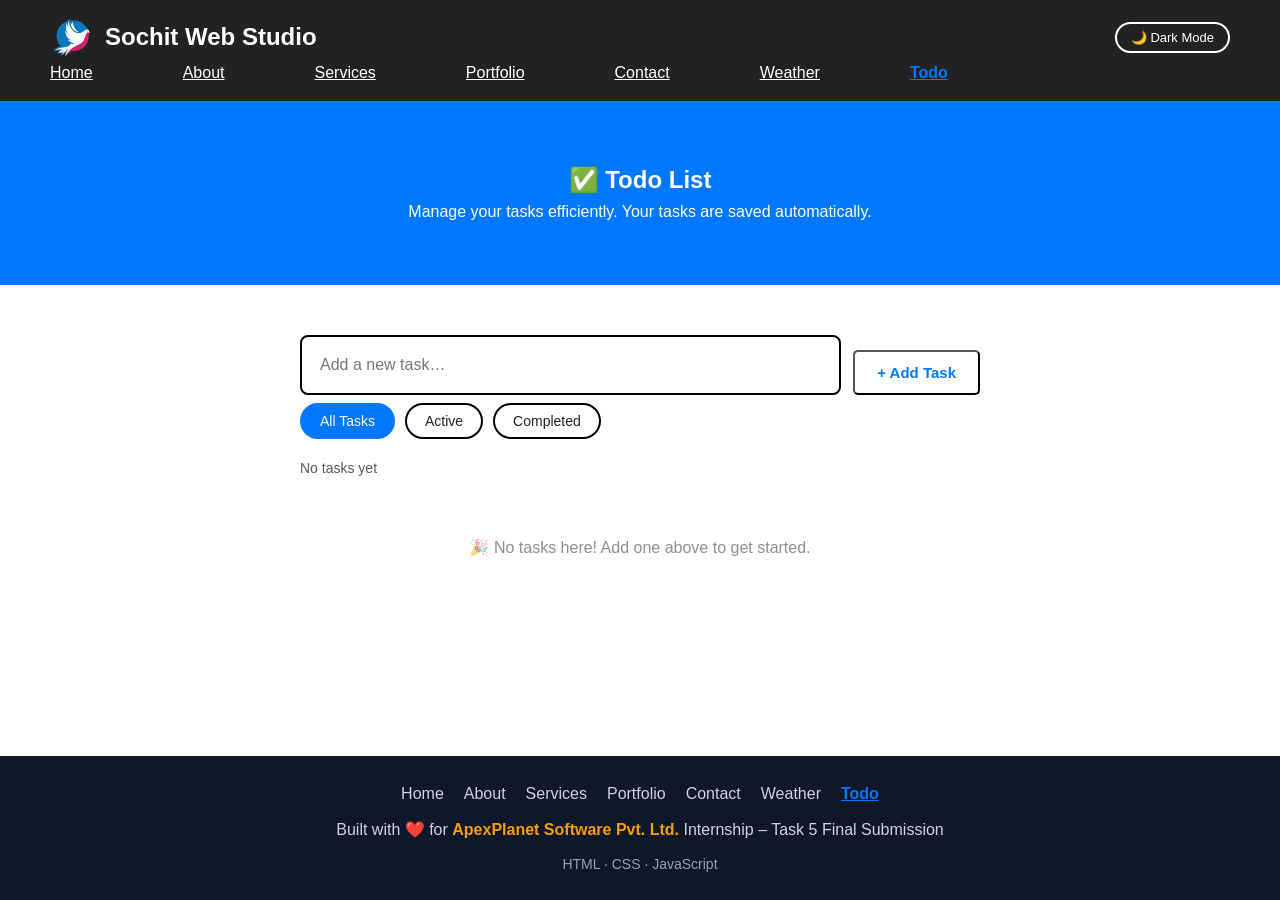
<file: todo.html>
<!doctype html>
<html lang="en">
    <head>
        <meta charset="UTF-8" />
        <meta name="viewport" content="width=device-width, initial-scale=1.0" />
        <meta name="robots" content="index, follow" />

        <!-- Primary SEO -->
        <title>Todo List App</title>
        <meta name="description" content="Organize your day with our free, simple to-do list app. Add, edit, filter, and track tasks — all saved locally in your browser." />
        <meta name="keywords" content="todo list app, task manager, to-do app, JavaScript todo app, Sochit Web Studio" />
        <meta name="author" content="Sochit Web Studio" />
        <link rel="canonical" href="./todo.html" />

        <!-- Open Graph / Facebook -->
        <meta property="og:type" content="website" />
        <meta property="og:title" content="Todo List App | Sochit Web Studio" />
        <meta property="og:description" content="Organize your day with our free, simple to-do list app. Add, edit, filter, and track tasks — all saved locally in your browser." />
        <meta property="og:image" content="images/og-image.jpg" />
        <meta property="og:url" content="./todo.html" />
        <meta property="og:site_name" content="Sochit Web Studio" />

        <!-- Twitter Card -->
        <meta name="twitter:card" content="summary_large_image" />
        <meta name="twitter:title" content="Todo List App | Sochit Web Studio" />
        <meta name="twitter:description" content="Organize your day with our free, simple to-do list app. Add, edit, filter, and track tasks — all saved locally in your browser." />
        <meta name="twitter:image" content="images/og-image.jpg" />

        <!-- Favicons -->
        <link rel="icon" type="image/x-icon" href="favicon.ico" />
        <link rel="icon" type="image/png" sizes="32x32" href="images/favicon-32x32.png" />
        <link rel="icon" type="image/png" sizes="16x16" href="images/favicon-16x16.png" />
        <link rel="apple-touch-icon" sizes="180x180" href="images/apple-touch-icon.png" />

        <link rel="stylesheet" href="css/base.css" />
        <link rel="stylesheet" href="css/navbar.css" />
        <link rel="stylesheet" href="css/footer.css" />
        <link rel="stylesheet" href="css/home.css" />
        <link rel="stylesheet" href="css/todo.css" />
        <link rel="stylesheet" href="css/responsive.css" />
        <script>
            document.documentElement.setAttribute(
                "data-theme",
                localStorage.getItem("theme") || "light"
            );
        </script>
    </head>
    <body>
        <a href="#main-content" class="skip-link">Skip to main content</a>

        <header role="banner">
            <nav class="navbar" aria-label="Primary navigation">
                <div class="logo-title">
                    <a href="index.html" aria-label="Sochit Web Studio - Go to homepage">
                        <picture>
                            <source srcset="images/logo.webp" type="image/webp" />
                            <img
                                src="images/logo.png"
                                alt="Sochit Web Studio logo"
                                class="logo"
                                width="45"
                                height="45"
                                fetchpriority="high"
                            />
                        </picture>
                    </a>
                    <h2 class="title">Sochit Web Studio</h2>
                </div>
                <div class="navbar-controls">
                    <button
                        id="theme-toggle"
                        aria-label="Switch to dark mode"
                        aria-pressed="false"
                    >
                        🌙 Dark Mode
                    </button>
                    <button
                        id="hamburger"
                        aria-label="Open navigation menu"
                        aria-expanded="false"
                        aria-controls="nav-links"
                    >
                        <span class="bar" aria-hidden="true"></span>
                        <span class="bar" aria-hidden="true"></span>
                        <span class="bar" aria-hidden="true"></span>
                    </button>
                </div>
                <ul class="nav-links" id="nav-links" role="list">
                    <li><a href="index.html">Home</a></li>
                    <li><a href="about.html">About</a></li>
                    <li><a href="services.html">Services</a></li>
                    <li><a href="portfolio.html">Portfolio</a></li>
                    <li><a href="contact.html">Contact</a></li>
                    <li><a href="weather.html">Weather</a></li>
                    <li><a href="todo.html" class="active" aria-current="page">Todo</a></li>
                </ul>
            </nav>
        </header>

        <main id="main-content">
            <!-- Todo Hero Banner -->
            <section class="hero" style="padding: 60px 20px" aria-labelledby="todo-hero-heading">
                <h1 id="todo-hero-heading">✅ Todo List</h1>
                <p>
                    Manage your tasks efficiently. Your tasks are saved
                    automatically.
                </p>
            </section>

            <!-- Todo App Section -->
            <section class="todo-section" aria-labelledby="todo-app-heading">
                <h2 id="todo-app-heading" class="sr-only">Task Manager</h2>
                <div class="todo-container">
                    <!-- Add Task Input -->
                    <div class="todo-input-box" role="group" aria-label="Add a new task">
                        <label for="todo-input" class="sr-only">New task description</label>
                        <input
                            type="text"
                            id="todo-input"
                            class="todo-input"
                            placeholder="Add a new task…"
                            aria-label="New task description"
                            aria-describedby="todo-validation-msg"
                            maxlength="200"
                        />
                        <button
                            id="add-task-btn"
                            class="btn todo-add-btn"
                            aria-label="Add new task"
                        >
                            + Add Task
                        </button>
                    </div>

                    <!-- Validation Message -->
                    <p
                        id="todo-validation-msg"
                        class="todo-validation hidden"
                        role="alert"
                        aria-live="polite"
                    ></p>

                    <!-- Filter Buttons -->
                    <div
                        class="todo-filters"
                        role="group"
                        aria-label="Filter tasks by status"
                    >
                        <button
                            class="todo-filter-btn active"
                            data-filter="all"
                            aria-pressed="true"
                        >
                            All Tasks
                        </button>
                        <button
                            class="todo-filter-btn"
                            data-filter="active"
                            aria-pressed="false"
                        >
                            Active
                        </button>
                        <button
                            class="todo-filter-btn"
                            data-filter="completed"
                            aria-pressed="false"
                        >
                            Completed
                        </button>
                    </div>

                    <!-- Task Stats -->
                    <div class="todo-stats" aria-live="polite" aria-atomic="true">
                        <span id="todo-count" aria-label="Task count"></span>
                        <button
                            id="clear-completed-btn"
                            class="todo-clear-btn"
                            aria-label="Clear all completed tasks"
                        >
                            Clear Completed
                        </button>
                    </div>

                    <!-- Task List -->
                    <ul
                        id="todo-list"
                        class="todo-list"
                        aria-label="Task list"
                        aria-live="polite"
                    ></ul>

                    <!-- Empty State -->
                    <div
                        id="todo-empty"
                        class="todo-empty hidden"
                        role="status"
                        aria-live="polite"
                    >
                        <p>🎉 No tasks here! Add one above to get started.</p>
                    </div>
                </div>
            </section>
        </main>

        <!-- Back To Top Button -->
        <button id="back-to-top" aria-label="Back to top of page"><b aria-hidden="true">↑</b></button>

        <footer class="footer" role="contentinfo">
            <nav aria-label="Footer navigation">
                <ul class="footer-links" role="list">
                    <li><a href="index.html">Home</a></li>
                    <li><a href="about.html">About</a></li>
                    <li><a href="services.html">Services</a></li>
                    <li><a href="portfolio.html">Portfolio</a></li>
                    <li><a href="contact.html">Contact</a></li>
                    <li><a href="weather.html">Weather</a></li>
                    <li><a href="todo.html" aria-current="page">Todo</a></li>
                </ul>
            </nav>
            <p>
                Built with ❤️ for
                <span class="company-name">ApexPlanet Software Pvt. Ltd.</span>
                Internship – Task 5 Final Submission
            </p>
            <p class="tech-stack">HTML · CSS · JavaScript</p>
        </footer>

        <script src="js/storage.js"></script>
        <script src="js/darkmode.js"></script>
        <script src="js/ui.js"></script>
        <script src="js/slider.js"></script>
        <script src="js/validation.js"></script>
        <script src="js/script.js"></script>
        <script src="js/todo.js"></script>
    </body>
</html>
</file>
<file: css/base.css>
/* =============================================================
   BASE.CSS — Sochit Web Studio
   CSS Custom Properties (theme tokens), reset, and global
   element styles shared by every page.
   ============================================================= */

/* ---------------------------------------------------------------
   1. THEME TOKENS
   Light mode defaults; [data-theme="dark"] overrides below.
   --------------------------------------------------------------- */
:root {
    --bg: #ffffff;
    --text: #222222;
    --card-bg: #f4f4f4;
    --aside-bg: #f4f4f4;
    --navbar-bg: #222222;
    --footer-bg: #0f172a;
    --footer-text: #cbd5e1;
    --input-bg: #ffffff;
    --input-border: #000000;
    --table-header: blue;
    --shadow: rgba(0, 0, 0, 0.15);
}

[data-theme="dark"] {
    --bg: #1a1a2e;
    --text: #e2e8f0;
    --card-bg: #2d2d44;
    --aside-bg: #2d2d44;
    --navbar-bg: #0d0d1a;
    --footer-bg: #0d0d1a;
    --footer-text: #94a3b8;
    --input-bg: #2d2d44;
    --input-border: #4a5568;
    --table-header: #1a4b8c;
    --shadow: rgba(0, 0, 0, 0.4);
}

/* ---------------------------------------------------------------
   2. RESET & BOX MODEL
   --------------------------------------------------------------- */
* {
    margin: 0;
    padding: 0;
    box-sizing: border-box;
    font-family: Arial, sans-serif;
}

/* ---------------------------------------------------------------
   3. BODY & LAYOUT SHELL
   Flex column ensures footer stays at page bottom.
   --------------------------------------------------------------- */
body {
    line-height: 1.6;
    display: flex;
    flex-direction: column;
    min-height: 100vh;
    background-color: var(--bg);
    color: var(--text);
    transition: background-color 0.3s ease, color 0.3s ease;
}

main {
    flex: 1; /* pushes footer to bottom */
}

/* ---------------------------------------------------------------
   4. GLOBAL ELEMENT DEFAULTS
   --------------------------------------------------------------- */
a {
    text-decoration: none;
}

img {
    max-width: 100%;
    display: block;
}

/* ---------------------------------------------------------------
   5. TABLES (shared across Services & Contact pages)
   --------------------------------------------------------------- */
table {
    width: 100%;
    border-collapse: collapse;
    margin-top: 20px;
}

caption {
    font-weight: bold;
    margin-bottom: 10px;
    text-align: left;
}

th,
td {
    border: 2px solid black;
    padding: 12px;
    text-align: left;
}

th {
    color: white;
    background: var(--table-header);
}

/* ---------------------------------------------------------------
   6. ACCESSIBILITY UTILITIES
   --------------------------------------------------------------- */

/* Skip-to-content link — visible only on keyboard focus */
.skip-link {
    position: absolute;
    top: -100px;
    left: 0;
    padding: 10px 18px;
    background: var(--primary, #2563eb);
    color: #fff;
    font-weight: 700;
    font-size: 1rem;
    z-index: 9999;
    border-radius: 0 0 6px 0;
    text-decoration: none;
    transition: top 0.2s;
}

.skip-link:focus {
    top: 0;
    outline: 3px solid #fff;
    outline-offset: 2px;
}

/* Visually hidden — readable by screen readers */
.sr-only {
    position: absolute;
    width: 1px;
    height: 1px;
    padding: 0;
    margin: -1px;
    overflow: hidden;
    clip: rect(0, 0, 0, 0);
    white-space: nowrap;
    border: 0;
}

/* Visible focus ring for keyboard navigation */
:focus-visible {
    outline: 3px solid #2563eb;
    outline-offset: 3px;
    border-radius: 3px;
}

/* Utility: hidden state used by JS to show/hide elements */
.hidden {
    display: none !important;
}
</file>
<file: css/navbar.css>
/* =============================================================
   NAVBAR.CSS — Sochit Web Studio
   Header, primary navigation, hamburger button, theme toggle.
   BEM blocks: .navbar, .navbar__logo-area, .navbar__controls,
               .navbar__links, .hamburger, .theme-toggle
   ============================================================= */

/* ---------------------------------------------------------------
   NAVBAR BLOCK
   --------------------------------------------------------------- */
.navbar {
    background: var(--navbar-bg);
    color: white;
    display: flex;
    justify-content: space-between;
    align-items: center;
    flex-wrap: wrap;
    padding: 15px 50px;
    transition: background 0.3s ease;
}

/* ---------------------------------------------------------------
   LOGO AREA  (logo + studio name)
   --------------------------------------------------------------- */
.logo-title {
    display: flex;
    align-items: center;
    gap: 10px;
}

/* Ensure logo link has no underline */
.logo-title a {
    text-decoration: none;
    display: flex;
    align-items: center;
}

.logo {
    width: 45px;
    height: 45px;
}

.title {
    font-size: 24px;
}

/* ---------------------------------------------------------------
   NAV LINKS LIST
   --------------------------------------------------------------- */
.nav-links {
    display: flex;
    list-style: none;
    gap: 90px;
}

.nav-links a {
    color: white;
    text-decoration: underline;
}

/* Active / current page link */
.nav-links a.active {
    color: #0077ff;
    font-weight: bold;
    text-decoration: underline;
}

.nav-links a:hover,
.nav-links a:focus {
    color: #0077ff;
}

/* ---------------------------------------------------------------
   NAVBAR CONTROLS  (theme toggle + hamburger wrapper)
   --------------------------------------------------------------- */
.navbar-controls {
    display: flex;
    align-items: center;
    gap: 12px;
}

/* ---------------------------------------------------------------
   THEME TOGGLE BUTTON
   --------------------------------------------------------------- */
#theme-toggle {
    background: transparent;
    border: 2px solid #fff;
    color: #fff;
    padding: 6px 14px;
    border-radius: 20px;
    cursor: pointer;
    font-size: 13px;
    font-family: Arial, sans-serif;
    transition: background 0.2s ease, color 0.2s ease;
    white-space: nowrap;
}

#theme-toggle:hover {
    background: #fff;
    color: #222;
}

/* ---------------------------------------------------------------
   HAMBURGER BUTTON  (mobile only — shown via responsive.css)
   --------------------------------------------------------------- */
#hamburger {
    display: none; /* revealed at ≤768px in responsive.css */
    flex-direction: column;
    justify-content: center;
    gap: 5px;
    background: none;
    border: none;
    cursor: pointer;
    padding: 6px;
    z-index: 1100;
}

/* Three bars that animate into an X when menu is open */
#hamburger .bar {
    display: block;
    width: 25px;
    height: 3px;
    background: #fff;
    border-radius: 3px;
    transition: transform 0.3s ease, opacity 0.3s ease;
}

#hamburger.active .bar:nth-child(1) {
    transform: translateY(8px) rotate(45deg);
}

#hamburger.active .bar:nth-child(2) {
    opacity: 0;
}

#hamburger.active .bar:nth-child(3) {
    transform: translateY(-8px) rotate(-45deg);
}
</file>
<file: css/footer.css>
/* =============================================================
   FOOTER.CSS — Sochit Web Studio
   Site-wide footer block: links, branding, tech stack line.
   BEM block: .footer, .footer__links, .footer__company-name,
              .footer__tech-stack
   ============================================================= */

/* ---------------------------------------------------------------
   FOOTER BLOCK
   --------------------------------------------------------------- */
.footer {
    background: var(--footer-bg);
    color: var(--footer-text);
    text-align: center;
    padding: 25px 15px;
    margin-top: auto;
    transition: background 0.3s ease;
}

/* ---------------------------------------------------------------
   FOOTER NAV LINKS
   --------------------------------------------------------------- */
.footer-links {
    list-style: none;
    display: flex;
    justify-content: center;
    gap: 20px;
    margin-bottom: 10px;
}

.footer-links a {
    color: var(--footer-text);
}

/* Active / current page link in footer */
.footer-links a.active,
.footer-links a[aria-current="page"] {
    color: #0077ff;
    font-weight: bold;
    text-decoration: underline;
}

.footer-links a:hover {
    color: #0077ff;
}

/* ---------------------------------------------------------------
   FOOTER BRANDING ELEMENTS
   --------------------------------------------------------------- */
.company-name {
    color: #f59e0b;
    font-weight: bold;
}

.tech-stack {
    margin-top: 10px;
    color: #94a3b8;
    font-size: 14px;
}
</file>
<file: css/home.css>
/* =============================================================
   HOME.CSS — Sochit Web Studio
   Styles for the home page and shared page sections:
   Hero, Cards, Info Box (aside), Gallery, Counters, Slider,
   Modal Popup, Back-to-Top button.
   ============================================================= */

/* ---------------------------------------------------------------
   HERO SECTION
   --------------------------------------------------------------- */
.hero {
    background: #0077ff;
    color: white;
    text-align: center;
    padding: 100px 20px;
}

/* ---------------------------------------------------------------
   PRIMARY BUTTON  (.btn)
   BEM modifiers: .btn--primary added for semantic clarity
   --------------------------------------------------------------- */
.btn {
    background: white;
    color: #0077ff;
    padding: 10px 20px;
    display: inline-block;
    margin-top: 15px;
    border-radius: 5px;
    font-weight: bold;
}

.btn:hover {
    background: #222;
    color: white;
}

/* ---------------------------------------------------------------
   ARTICLE CARDS GRID
   Used on Home, About, and Services pages.
   BEM: .card (block), card--highlighted (modifier, if needed)
   --------------------------------------------------------------- */
.cards {
    display: grid;
    grid-template-columns: repeat(auto-fit, minmax(250px, 1fr));
    gap: 20px;
    padding: 40px;
}

.card {
    background: var(--card-bg);
    color: var(--text);
    padding: 20px;
    border-radius: 10px;
    text-align: center;
    border-left: 5px solid #0077ff;
    transition: transform 0.2s ease, background 0.3s ease;
}

.card:hover {
    transform: translateY(-5px);
}

/* ---------------------------------------------------------------
   INFO BOX  (aside / sidebar callout boxes)
   --------------------------------------------------------------- */
.info-box {
    background: var(--aside-bg);
    border: 2px dashed #0077ff;
    border-radius: 10px;
    padding: 25px;
    margin: 0 40px 40px;
    transition: background 0.3s ease;
}

.info-box h2 {
    margin-bottom: 15px;
    color: #0077ff;
}

.info-box ul {
    list-style: none;
}

.info-box li {
    padding: 6px 0;
    border-bottom: 1px solid #ddd;
}

.info-box li:last-child {
    border-bottom: none;
}

/* ---------------------------------------------------------------
   GALLERY / PORTFOLIO GRID
   --------------------------------------------------------------- */
.gallery {
    padding: 40px;
}

.gallery h2 {
    text-align: center;
    margin-bottom: 20px;
}

.gallery-grid {
    display: grid;
    grid-template-columns: repeat(auto-fit, minmax(220px, 1fr));
    gap: 15px;
}

.gallery-grid figure {
    margin: 0;
}

.gallery-grid img {
    width: 100%;
    height: 180px;
    object-fit: cover;
    border-radius: 10px;
}

.gallery-grid figcaption {
    text-align: center;
    font-size: 14px;
    margin-top: 6px;
    color: #555;
}

[data-theme="dark"] .gallery-grid figcaption {
    color: #94a3b8;
}

/* ---------------------------------------------------------------
   ANIMATED COUNTERS SECTION
   --------------------------------------------------------------- */
.counters-section {
    padding: 60px 40px;
    text-align: center;
    background: var(--card-bg);
    transition: background 0.3s ease;
}

.counters-section h2 {
    margin-bottom: 40px;
    font-size: 26px;
    color: #0077ff;
}

.counters-grid {
    display: grid;
    grid-template-columns: repeat(auto-fit, minmax(180px, 1fr));
    gap: 30px;
    max-width: 900px;
    margin: 0 auto;
}

/* Individual counter card */
.counter-card {
    background: var(--bg);
    border-radius: 12px;
    padding: 30px 20px;
    box-shadow: 0 4px 16px var(--shadow);
    transition: transform 0.2s ease;
}

.counter-card:hover {
    transform: translateY(-5px);
}

.counter-icon {
    font-size: 36px;
    margin-bottom: 10px;
}

/* Animated number — JS targets data-target attribute */
.counter-number {
    font-size: 42px;
    font-weight: bold;
    color: #0077ff;
    display: block;
}

.counter-label {
    font-size: 15px;
    color: var(--text);
    margin-top: 6px;
    opacity: 0.8;
}

/* ---------------------------------------------------------------
   IMAGE SLIDER / CAROUSEL
   --------------------------------------------------------------- */
.slider-section {
    padding: 40px 40px 10px;
}

.slider-section h2 {
    text-align: center;
    margin-bottom: 24px;
    font-size: 24px;
}

.slider {
    position: relative;
    width: 100%;
    max-width: 900px;
    margin: 0 auto 40px;
    overflow: hidden;
    border-radius: 12px;
    box-shadow: 0 6px 24px var(--shadow);
    background: #000;
}

.slides-track {
    position: relative;
    width: 100%;
}

/* Individual slides — only .active is shown */
.slide {
    display: none;
    width: 100%;
}

.slide.active {
    display: block;
}

.slide img {
    width: 100%;
    height: 380px;
    object-fit: cover;
    border-radius: 12px;
    display: block;
}

.slide-caption {
    position: absolute;
    bottom: 30px;
    left: 0;
    right: 0;
    text-align: center;
    color: #fff;
    background: rgba(0, 0, 0, 0.5);
    padding: 8px 20px;
    font-size: 15px;
    font-weight: bold;
}

/* Prev / Next arrow buttons */
.slider-prev,
.slider-next {
    position: absolute;
    top: 50%;
    transform: translateY(-50%);
    background: rgba(0, 0, 0, 0.55);
    color: #fff;
    border: none;
    padding: 10px 16px;
    font-size: 20px;
    cursor: pointer;
    z-index: 10;
    border-radius: 6px;
    transition: background 0.2s ease;
}

.slider-prev {
    left: 12px;
}

.slider-next {
    right: 12px;
}

.slider-prev:hover,
.slider-next:hover {
    background: #0077ff;
}

/* Dot indicators */
.slider-dots {
    position: absolute;
    bottom: 14px;
    left: 50%;
    transform: translateX(-50%);
    display: flex;
    gap: 8px;
    z-index: 10;
}

.slider-dot {
    width: 12px;
    height: 12px;
    border-radius: 50%;
    background: rgba(255, 255, 255, 0.5);
    border: none;
    cursor: pointer;
    transition: background 0.2s ease, transform 0.2s ease;
}

.slider-dot.active {
    background: #fff;
    transform: scale(1.3);
}

/* ---------------------------------------------------------------
   MODAL POPUP
   --------------------------------------------------------------- */
.modal-overlay {
    display: none;
    position: fixed;
    inset: 0;
    background: rgba(0, 0, 0, 0.65);
    z-index: 2000;
    justify-content: center;
    align-items: center;
    padding: 20px;
}

.modal-overlay.open {
    display: flex;
}

.modal-box {
    background: var(--bg);
    color: var(--text);
    border-radius: 12px;
    padding: 36px 32px;
    max-width: 520px;
    width: 100%;
    position: relative;
    box-shadow: 0 10px 40px rgba(0, 0, 0, 0.3);
    animation: modalIn 0.25s ease;
}

@keyframes modalIn {
    from {
        opacity: 0;
        transform: scale(0.92) translateY(-20px);
    }
    to {
        opacity: 1;
        transform: scale(1) translateY(0);
    }
}

.modal-close {
    position: absolute;
    top: 14px;
    right: 18px;
    background: none;
    border: none;
    font-size: 24px;
    cursor: pointer;
    color: var(--text);
    line-height: 1;
}

.modal-close:hover {
    color: #0077ff;
}

.modal-box h2 {
    color: #0077ff;
    margin-bottom: 12px;
    font-size: 22px;
}

.modal-box p {
    margin-bottom: 16px;
    line-height: 1.7;
}

/* Modal form inputs */
.modal-form {
    display: flex;
    flex-direction: column;
    gap: 12px;
}

.modal-form input,
.modal-form select {
    padding: 10px;
    border: 2px solid var(--input-border);
    border-radius: 5px;
    background: var(--input-bg);
    color: var(--text);
    font-family: Arial, sans-serif;
}

.modal-form button {
    background: #0077ff;
    color: #fff;
    border: none;
    padding: 11px;
    border-radius: 5px;
    cursor: pointer;
    font-size: 15px;
}

.modal-form button:hover {
    background: #005fcc;
}

/* Open-modal trigger button */
.btn-modal {
    background: #0077ff;
    color: #fff;
    padding: 12px 26px;
    border: none;
    border-radius: 6px;
    cursor: pointer;
    font-size: 15px;
    font-family: Arial, sans-serif;
    margin: 10px 0;
    display: inline-block;
    transition: background 0.2s ease;
}

.btn-modal:hover {
    background: #005fcc;
}

/* ---------------------------------------------------------------
   BACK TO TOP BUTTON
   --------------------------------------------------------------- */
#back-to-top {
    position: fixed;
    bottom: 30px;
    right: 30px;
    background: #0077ff;
    color: #fff;
    border: none;
    border-radius: 50%;
    width: 48px;
    height: 48px;
    font-size: 20px;
    cursor: pointer;
    opacity: 0;
    pointer-events: none;
    transition: opacity 0.3s ease, transform 0.3s ease;
    z-index: 999;
    box-shadow: 0 4px 12px var(--shadow);
}

/* JS adds .visible when user scrolls down */
#back-to-top.visible {
    opacity: 1;
    pointer-events: auto;
}

#back-to-top:hover {
    transform: translateY(-4px);
    background: #005fcc;
}
</file>
<file: css/about.css>
/* =============================================================
   ABOUT.CSS — Sochit Web Studio
   Styles specific to the About page:
   Skills grid and Strengths / Values section.
   ============================================================= */

/* ---------------------------------------------------------------
   SKILLS GRID
   BEM: .skills (section), .skills__grid (layout), .skill (item)
   --------------------------------------------------------------- */
.skills {
    padding: 40px;
}

.skills h2 {
    text-align: center;
    margin-bottom: 20px;
}

.skills-grid {
    display: grid;
    grid-template-columns: repeat(auto-fit, minmax(150px, 1fr));
    gap: 15px;
    list-style: none;
}

/* Individual skill badge */
.skill {
    background: #0077ff;
    color: white;
    padding: 15px;
    text-align: center;
    border-radius: 8px;
}

[data-theme="dark"] .skill {
    background: #1a4b8c;
}

/* ---------------------------------------------------------------
   STRENGTHS / VALUES SECTION
   BEM: .strengths (section), .strength-grid (layout),
        .strength-card (item)
   --------------------------------------------------------------- */
.strengths {
    padding: 40px;
}

.strength-grid {
    display: grid;
    grid-template-columns: repeat(auto-fit, minmax(200px, 1fr));
    gap: 20px;
}

.strength-card {
    background: var(--card-bg);
    color: var(--text);
    padding: 20px;
    border-radius: 10px;
    text-align: center;
    border-top: 6px solid green;
    border-right: 1px solid green;
    border-bottom: 1px solid green;
    border-left: 6px solid green;
    transition: background 0.3s ease;
}

/* ---------------------------------------------------------------
   PAGE CONTENT WRAPPER (general prose sections)
   --------------------------------------------------------------- */
.page-content {
    padding: 40px;
}
</file>
<file: css/responsive.css>
/* =============================================================
   RESPONSIVE.CSS — Sochit Web Studio
   All media queries in one file, ordered from widest breakpoint
   down to smallest. Each rule references the component it
   overrides so it's easy to trace back to the source file.
   ============================================================= */

/* ---------------------------------------------------------------
   BREAKPOINT: ≤768px  (tablets and most phones)
   Overrides: navbar.css, footer.css, home.css (hero, info-box,
              slider, counters, back-to-top, modal)
   --------------------------------------------------------------- */
@media (max-width: 768px) {

    /* --- Navbar --- */
    .navbar {
        flex-direction: column;
        padding: 10px 20px;
        flex-wrap: wrap;
        position: relative;
    }

    .navbar-controls {
        margin-left: auto;
    }

    /* Hamburger becomes visible; nav links collapse */
    #hamburger {
        display: flex;
    }

    .nav-links {
        display: none;
        flex-direction: column;
        gap: 12px;
        width: 100%;
        text-align: center;
        padding: 15px 0;
        border-top: 1px solid #444;
        margin-top: 10px;
    }

    /* JS adds .nav-open to reveal the menu */
    .nav-links.nav-open {
        display: flex;
    }

    /* --- Footer --- */
    .footer-links {
        display: grid;
        grid-template-columns: repeat(3, 1fr);
        gap: 10px;
        text-align: center;
    }

    .footer-links li:last-child {
        grid-column: 1 / -1;
    }

    /* --- Hero --- */
    .hero {
        padding: 60px 20px;
    }

    /* --- Info Box --- */
    .info-box {
        margin: 0 20px 30px;
    }

    /* --- Slider --- */
    .slide img {
        height: 220px;
    }

    .slider-section {
        padding: 20px 20px 0;
    }

    /* --- Counters --- */
    .counters-section {
        padding: 40px 20px;
    }

    /* --- Back To Top --- */
    #back-to-top {
        bottom: 20px;
        right: 20px;
        width: 42px;
        height: 42px;
        font-size: 17px;
    }

    /* --- Modal --- */
    .modal-box {
        padding: 28px 20px;
    }

    /* --- Weather Dashboard --- */
    .weather-cards-grid {
        grid-template-columns: repeat(2, 1fr);
    }
}

/* ---------------------------------------------------------------
   BREAKPOINT: ≤640px  (small phones)
   Overrides: weather.css, todo.css
   --------------------------------------------------------------- */
@media (max-width: 640px) {

    /* --- Weather App --- */
    .weather-search-box {
        flex-direction: column;
    }

    .weather-search-btn {
        width: 100%;
    }

    .weather-dashboard {
        padding: 28px 18px 24px;
        border-radius: 22px;
    }

    .weather-dashboard-city {
        font-size: 21px;
    }

    .weather-dashboard-main {
        flex-direction: column;
        gap: 6px;
    }

    .weather-dashboard-icon {
        width: 90px;
        height: 90px;
    }

    .weather-dashboard-temp {
        font-size: 56px;
    }

    .weather-cards-grid {
        grid-template-columns: repeat(2, 1fr);
    }

    /* --- Todo App --- */
    .todo-input-box {
        flex-direction: column;
    }

    .todo-add-btn {
        width: 100%;
    }

    .todo-filters {
        justify-content: center;
    }
}
</file>
<file: css/contact.css>
/* =============================================================
   CONTACT.CSS — Sochit Web Studio
   Styles for the Contact page:
   Contact form, form validation states, character counter,
   and the location map aside.
   BEM: .contact-form (block), .field-error / .field-hint
        .location-box (block)
   ============================================================= */

/* ---------------------------------------------------------------
   CONTACT FORM
   --------------------------------------------------------------- */
.contact-form {
    display: flex;
    flex-direction: column;
    gap: 15px;
    max-width: 600px;
    margin: 0 auto 30px;
}

.contact-form label {
    font-weight: bold;
}

.contact-form input,
.contact-form textarea {
    width: 100%;
    padding: 10px;
    border: 2px solid var(--input-border);
    border-radius: 5px;
    background: var(--input-bg);
    color: var(--text);
    transition: background 0.3s ease, border-color 0.3s ease;
}

.contact-form textarea {
    height: 150px;
    resize: vertical;
    min-height: 150px;
}

.contact-form button {
    background: #0077ff;
    color: white;
    border: none;
    padding: 12px;
    border-radius: 5px;
    cursor: pointer;
}

.contact-form button:hover {
    background: #222;
}

/* ---------------------------------------------------------------
   FORM VALIDATION STATES
   .input-error — applied by JS when a field fails validation
   .input-valid — applied by JS when a field passes validation
   --------------------------------------------------------------- */
.field-error {
    color: #e53e3e;
    font-size: 13px;
    margin-top: -8px;
    display: block;
}

/* Empty error spans collapse so they take no space */
.field-error:empty {
    display: none;
}

/* Inline hint text below a field */
.field-hint {
    display: block;
    font-size: 0.82rem;
    color: #666;
    margin-top: -6px;
    margin-bottom: 4px;
}

/* "(optional)" label modifier */
.optional-label {
    font-size: 0.82rem;
    color: #888;
    font-weight: normal;
}

/* Required asterisk */
.contact-form label span[aria-label="required"],
.modal-form label span[aria-label="required"] {
    color: #c0392b;
    margin-left: 2px;
}

/* Error border */
.contact-form input.input-error,
.contact-form textarea.input-error {
    border-color: #e53e3e !important;
    background: #fff5f5;
}

/* Valid border */
.contact-form input.input-valid,
.contact-form textarea.input-valid {
    border-color: #38a169 !important;
    background: #f0fff4;
}

/* Dark mode overrides for validation colours */
[data-theme="dark"] .contact-form input.input-error,
[data-theme="dark"] .contact-form textarea.input-error {
    background: #3d1515;
}

[data-theme="dark"] .contact-form input.input-valid,
[data-theme="dark"] .contact-form textarea.input-valid {
    background: #1a3a2a;
}

/* ---------------------------------------------------------------
   CHARACTER COUNTER (message textarea)
   --------------------------------------------------------------- */
#char-counter {
    text-align: right;
    font-size: 13px;
    color: #666;
    margin-top: -10px;
}

/* Warning state — JS adds this class when nearing the limit */
#char-counter.counter-warning {
    color: #e53e3e;
    font-weight: bold;
}

/* ---------------------------------------------------------------
   LOCATION BOX (Google Map aside on Contact page)
   --------------------------------------------------------------- */
.location-box {
    background: var(--aside-bg);
    border-radius: 10px;
    padding: 20px;
}

.location-box iframe {
    width: 100%;
    height: 300px;
    border: 2px solid black;
    border-radius: 5px;
    margin-top: 10px;
}
</file>
<file: css/portfolio.css>
/* =============================================================
   PORTFOLIO.CSS — Sochit Web Studio
   Styles for the Portfolio page project grid.
   BEM: .portfolio-section, .portfolio-grid, .portfolio-card,
        .portfolio-card__body, .portfolio-tags
   Reuses .hero, .btn and .page-content from home.css so the
   page matches the rest of the site's branding and colour theme.
   ============================================================= */

.portfolio-section {
    padding: 60px 20px;
    background: var(--bg);
    transition: background 0.3s ease;
}

.portfolio-grid {
    max-width: 1100px;
    margin: 0 auto;
    display: grid;
    grid-template-columns: repeat(2, 1fr);
    gap: 28px;
}

.portfolio-card {
    background: var(--card-bg);
    border-radius: 14px;
    overflow: hidden;
    box-shadow: 0 6px 20px var(--shadow);
    transition: transform 0.25s ease, box-shadow 0.25s ease, background 0.3s ease;
}

.portfolio-card:hover {
    transform: translateY(-6px);
    box-shadow: 0 12px 28px var(--shadow);
}

.portfolio-card img {
    width: 100%;
    height: 220px;
    object-fit: cover;
    display: block;
}

.portfolio-card-body {
    padding: 20px 22px 24px;
}

.portfolio-card-body h3 {
    margin: 0 0 8px;
    color: var(--text);
}

.portfolio-card-body p {
    margin: 0 0 14px;
    color: var(--text);
    opacity: 0.85;
    font-size: 15px;
    line-height: 1.5;
}

.portfolio-tags {
    display: flex;
    flex-wrap: wrap;
    gap: 8px;
    list-style: none;
    padding: 0;
    margin: 0;
}

.portfolio-tags li {
    background: var(--bg);
    color: #0077ff;
    font-size: 12px;
    font-weight: 600;
    padding: 5px 12px;
    border-radius: 20px;
    border: 1px solid var(--input-border);
}

/* ---------------------------------------------------------------
   RESPONSIVE: stack to a single column on small screens
   --------------------------------------------------------------- */
@media (max-width: 700px) {
    .portfolio-grid {
        grid-template-columns: 1fr;
    }
}
</file>
<file: css/services.css>
/* =============================================================
   SERVICES.CSS — Sochit Web Studio
   Styles specific to the Services page.
   The service card grid reuses .cards / .card from home.css.
   Table styles live in base.css.
   This file holds the pricing table section wrapper.
   ============================================================= */

/* ---------------------------------------------------------------
   PRICING TABLE SECTION WRAPPER
   Wraps the <table> on the Services page.
   --------------------------------------------------------------- */
.table-content {
    width: 100%;
    max-width: none;
    padding: 40px 0;
    overflow-x: auto;
}

.table-content h2 {
    margin-bottom: 10px;
    padding: 0 40px;
}

/* Pricing table only: fixed layout so the table reliably spans
   the full width of the wrapper with even column widths. Scoped
   here (not in base.css) so the Contact page table, which relies
   on auto layout, is unaffected. */
.table-content table {
    width: 100%;
    min-width: 500px;
    table-layout: fixed;
}
</file>
<file: css/todo.css>
/* =============================================================
   TODO.CSS — Sochit Web Studio
   All styles for the Todo List App page.
   BEM: .todo-section, .todo-container,
        .todo-input-box, .todo-item,
        .todo-item__actions, .todo-filter-btn
   ============================================================= */

/* ---------------------------------------------------------------
   SECTION & CONTAINER
   --------------------------------------------------------------- */
.todo-section {
    padding: 50px 20px;
    background: var(--bg);
    transition: background 0.3s ease;
}

.todo-container {
    max-width: 680px;
    margin: 0 auto;
}

/* ---------------------------------------------------------------
   ADD TASK INPUT ROW
   --------------------------------------------------------------- */
.todo-input-box {
    display: flex;
    gap: 12px;
    margin-bottom: 8px;
}

.todo-input {
    flex: 1;
    padding: 14px 18px;
    border: 2px solid var(--input-border);
    border-radius: 8px;
    font-size: 16px;
    background: var(--input-bg);
    color: var(--text);
    outline: none;
    transition: border-color 0.2s ease, background 0.3s ease;
}

.todo-input:focus {
    border-color: #0077ff;
}

.todo-add-btn {
    white-space: nowrap;
    font-size: 15px;
    padding: 12px 22px;
}

/* ---------------------------------------------------------------
   VALIDATION MESSAGE
   --------------------------------------------------------------- */
.todo-validation {
    color: #b91c1c;
    font-size: 14px;
    margin-bottom: 12px;
    min-height: 20px;
}

[data-theme="dark"] .todo-validation {
    color: #fca5a5;
}

/* ---------------------------------------------------------------
   FILTER BUTTONS
   --------------------------------------------------------------- */
.todo-filters {
    display: flex;
    gap: 10px;
    margin-bottom: 18px;
    flex-wrap: wrap;
}

.todo-filter-btn {
    padding: 8px 18px;
    border: 2px solid var(--input-border);
    border-radius: 50px;
    background: var(--bg);
    color: var(--text);
    cursor: pointer;
    font-size: 14px;
    transition: all 0.2s ease;
}

.todo-filter-btn.active,
.todo-filter-btn:hover {
    background: #0077ff;
    border-color: #0077ff;
    color: white;
}

/* ---------------------------------------------------------------
   TASK STATS ROW
   --------------------------------------------------------------- */
.todo-stats {
    display: flex;
    justify-content: space-between;
    align-items: center;
    margin-bottom: 16px;
    font-size: 14px;
    color: var(--text);
    opacity: 0.75;
}

.todo-clear-btn {
    background: none;
    border: none;
    color: #e53e3e;
    cursor: pointer;
    font-size: 14px;
    padding: 4px 8px;
    border-radius: 4px;
    display: none; /* shown by JS when completed tasks exist */
    transition: background 0.2s;
}

.todo-clear-btn:hover {
    background: #fff0f0;
}

[data-theme="dark"] .todo-clear-btn:hover {
    background: #3b1c1c;
}

/* ---------------------------------------------------------------
   TASK LIST & INDIVIDUAL ITEMS
   --------------------------------------------------------------- */
.todo-list {
    list-style: none;
    padding: 0;
    margin: 0;
}

.todo-item {
    display: flex;
    align-items: center;
    gap: 12px;
    background: var(--card-bg);
    border-radius: 10px;
    padding: 14px 16px;
    margin-bottom: 10px;
    box-shadow: 0 2px 8px var(--shadow);
    transition: background 0.3s ease, transform 0.15s ease;
    animation: fadeIn 0.2s ease;
}

@keyframes fadeIn {
    from {
        opacity: 0;
        transform: translateY(-8px);
    }
    to {
        opacity: 1;
        transform: translateY(0);
    }
}

.todo-item:hover {
    transform: translateY(-2px);
}

/* Strike-through text when task is completed */
.todo-item.completed .todo-text {
    text-decoration: line-through;
    opacity: 0.5;
}

/* Checkbox toggle button */
.todo-check-btn {
    background: none;
    border: none;
    cursor: pointer;
    font-size: 20px;
    flex-shrink: 0;
    line-height: 1;
    padding: 0;
    transition: transform 0.15s;
}

.todo-check-btn:hover {
    transform: scale(1.2);
}

/* Task text */
.todo-text {
    flex: 1;
    font-size: 15px;
    color: var(--text);
    word-break: break-word;
}

/* Inline edit input — replaces .todo-text during edit mode */
.todo-edit-input {
    flex: 1;
    padding: 6px 10px;
    border: 2px solid #0077ff;
    border-radius: 6px;
    font-size: 15px;
    background: var(--input-bg);
    color: var(--text);
    outline: none;
}

/* Action buttons (edit + delete) */
.todo-item-actions {
    display: flex;
    gap: 6px;
}

.todo-edit-btn,
.todo-delete-btn {
    background: none;
    border: none;
    cursor: pointer;
    font-size: 16px;
    padding: 4px 6px;
    border-radius: 6px;
    transition: background 0.15s;
}

.todo-edit-btn:hover {
    background: #e0edff;
}

.todo-delete-btn:hover {
    background: #fff0f0;
}

[data-theme="dark"] .todo-edit-btn:hover {
    background: #1a3a5c;
}

[data-theme="dark"] .todo-delete-btn:hover {
    background: #3b1c1c;
}

/* ---------------------------------------------------------------
   EMPTY STATE MESSAGE
   --------------------------------------------------------------- */
.todo-empty {
    text-align: center;
    padding: 40px 20px;
    color: var(--text);
    opacity: 0.5;
    font-size: 16px;
}
</file>
